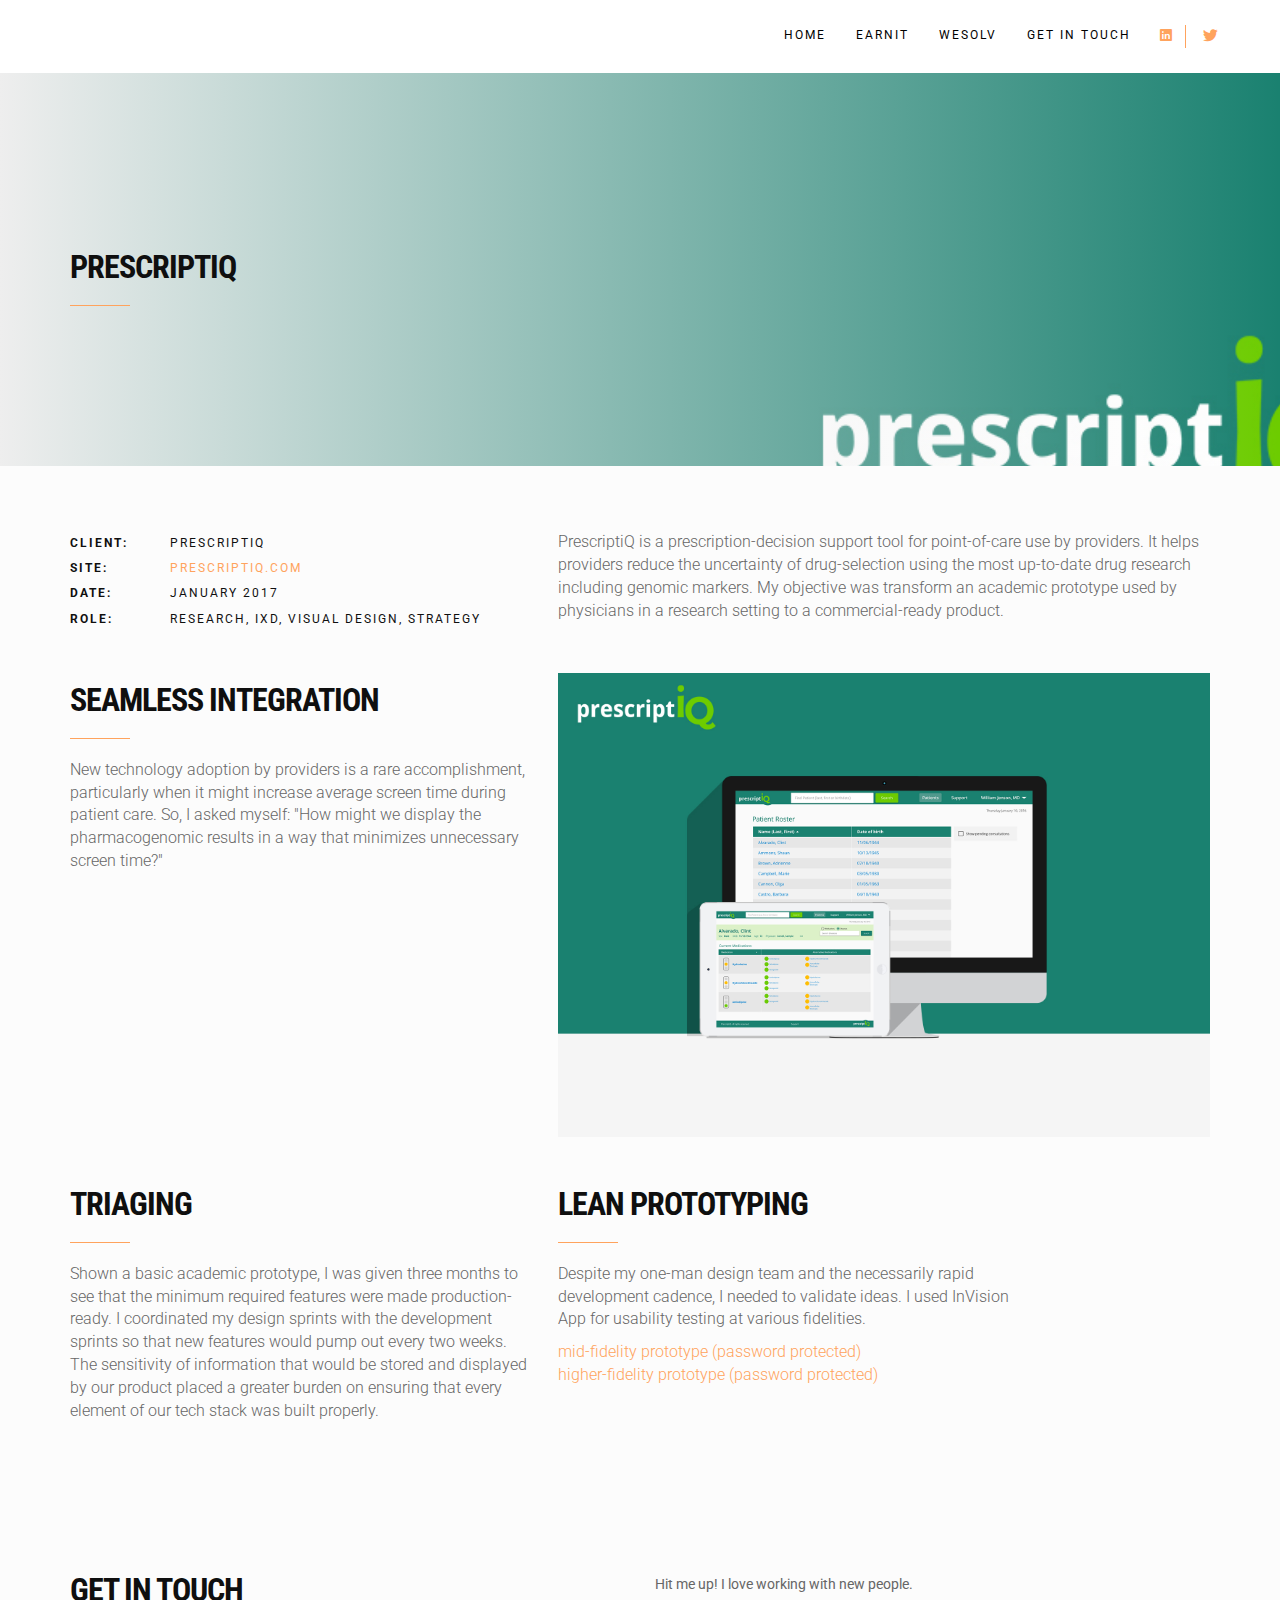
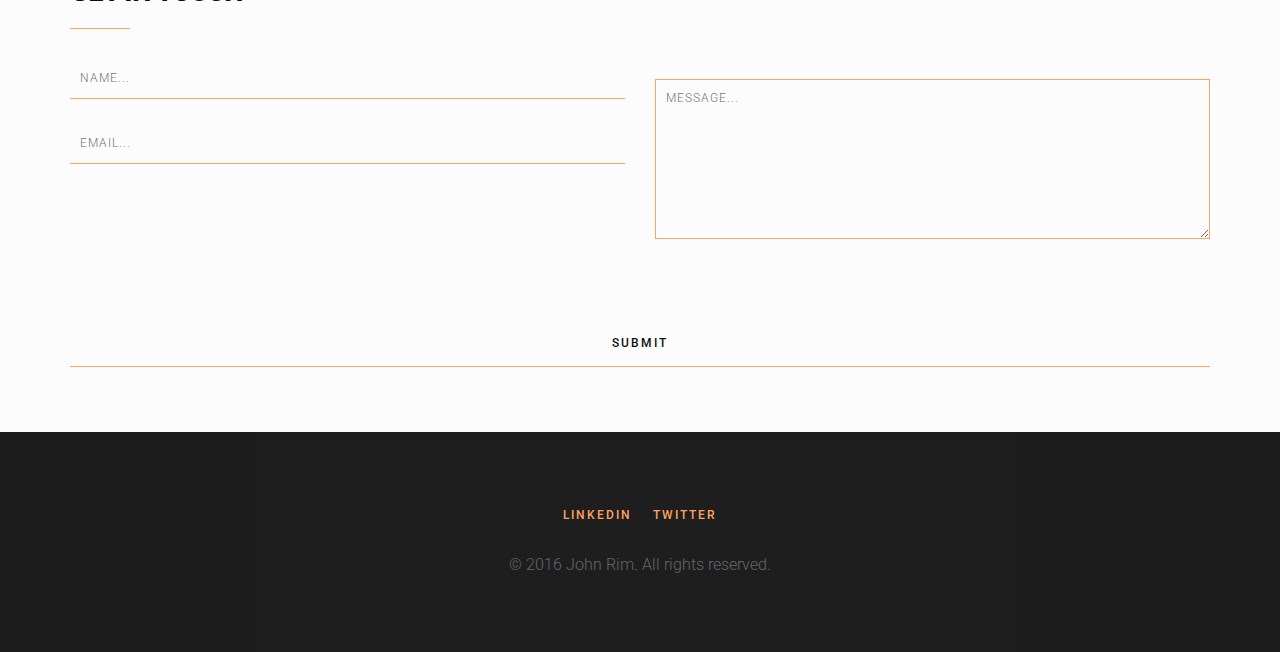
<file: prescriptiq.html>
<!DOCTYPE html>
<html lang="en">
  <head>
    <meta charset="utf-8">
    <meta http-equiv="X-UA-Compatible" content="IE=edge">
    <meta name="viewport" content="width=device-width, initial-scale=1">
    
    <title>John Phillip Rim</title>
    
    <meta name="description" content="CONCEPT - Minimal Portfolio Template">
    <meta name="keywords" content="portfolio, John Phillip Rim, UX designer,">
    <meta name="author" content="John Phillip Rim">
    
    <!-- Favicons -->
    <link rel="shortcut icon" href="img/favicon.png">
    <link rel="apple-touch-icon" sizes="57x57" href="img/apple-touch-icon-57x57.png">
    <link rel="apple-touch-icon" sizes="72x72" href="img/apple-touch-icon-72x72.png">
    <link rel="apple-touch-icon" sizes="114x114" href="img/apple-touch-icon-114x114.png">
    
    <!-- Google Web Fonts -->
    <link href='http://fonts.googleapis.com/css?family=Roboto:500,900,100,300,700,400' rel='stylesheet' type='text/css'>
    <link href='http://fonts.googleapis.com/css?family=Roboto+Condensed:700,300,400' rel='stylesheet' type='text/css'>
    
    <!-- Bootstrap CSS -->
    <link href="css/bootstrap.min.css" rel="stylesheet">
    
    <!-- CSS Files For Plugin -->
    <link href="css/animate.css" rel="stylesheet">
    <link href="css/ionicons.css" rel="stylesheet">
    <link href="css/superslides.css" rel="stylesheet">
    <link href="css/owl.carousel.css" rel="stylesheet">
    
    <!-- Custom CSS -->
    <link href="css/style.css" rel="stylesheet">
    <link href="css/responsive.css" rel="stylesheet">
    
    <!-- HTML5 shim and Respond.js for IE8 support of HTML5 elements and media queries -->
    <!-- WARNING: Respond.js doesn't work if you view the page via file:// -->
    <!--[if lt IE 9]>
      <script src="https://oss.maxcdn.com/html5shiv/3.7.2/html5shiv.min.js"></script>
      <script src="https://oss.maxcdn.com/respond/1.4.2/respond.min.js"></script>
    <![endif]-->
  </head>
  <body data-spy="scroll" data-target=".navbar-default" data-offset="100">
    
    
    <!-- Preloader -->
    <div id="preloader">
        <div id="spinner"></div>
    </div>
    <!-- End Preloader-->
    
    <!-- Start Navigation -->
    <header>
        <nav class="navbar navbar-default navbar-fixed-top" role="navigation">
            <div class="container-fluid">
                <!-- Brand and toggle get grouped for better mobile display -->
                <div class="navbar-header">
                    <button type="button" class="navbar-toggle" data-toggle="collapse" data-target="#navbar-collapse">
                        <span class="sr-only">Toggle navigation</span>
                        <span class="icon-bar"></span>
                        <span class="icon-bar"></span>
                        <span class="icon-bar"></span>
                    </button>
                    <a class="navbar-brand" href="index.html"><!-- <img src="img/logo.svg" alt="johnphilliprim"> --></a>
                </div>
                <!-- Social Icons -->
                <div class="header-social hidden-sm hidden-xs">
                    <ul class="social-icons list-inline">
                        <li><a href="https://www.linkedin.com/in/johnrim" target="_blank"><i class="ion-social-linkedin"></i></a></li>
                        <li><a href="https://twitter.com/johnphilliprim" target="_blank"><i class="ion-social-twitter"></i></a></li>
                        <!-- <li><a href="#"><i class="ion-social-googleplus"></i></a></li> -->
                    </ul>
                </div>
                <!-- Collect the nav links, forms, and other content for toggling -->
                <div class="collapse navbar-collapse navbar-right" id="navbar-collapse">
                    <ul class="nav navbar-nav">
                        <li><a href="index.html">Home</a></li>
                        <li><a href="earnit.html">EarnIt</a></li>
                        <li><a href="wesolve.html">WeSolv</a></li>
                        <!-- <li><a data-scroll href="#team">Team</a></li> -->
                        <li><a data-scroll href="#contact">Get in touch</a></li>
                        <!-- <li><a href="pages.html">Pages</a></li> -->
                    </ul>
                </div>
            </div>
        </nav>
    </header>
    <!-- End Navigation -->
    
    <!-- Single Work Head -->
    <section id="head-single-work" class="section-hero bg-single-work" style="background-image:url(img/prescriptiq/prescriptiq_hero.jpg);" data-stellar-background-ratio="0.5">
        <div class="overlay-grad-light"></div><!-- Overlay Gradient Light -->
        <div class="container">
            <!-- Section Work Title -->
            <div class="row m-top-100">
                <div class="col-md-6">
                    <h3>PrescriptiQ</h3>
                    <div class="divider"></div>
                </div>
            </div>
            <!-- Section Work Title -->
        </div>
    </section>
    <!-- End Single Work Head -->
    
    <!-- Start Single Work -->
    <section id="single-work" class="section">
        <div class="container">
            <div class="row">
                <div class="col-sm-5">
                    <!-- Work Detail -->
                    <div class="work-detail">
                        <p><strong>Client:</strong>PrescriptiQ</p>
                        <p><strong>Site:</strong><a href="http://www.prescriptiq.com" target="_blank">prescriptiq.com</a></p>
                        <p><strong>Date:</strong>January 2017</p>
                        <p><strong>Role:</strong>Research, IxD, Visual Design, Strategy</p>
                    </div>
                    <!-- End Work Detail -->
                </div>
                <div class="col-sm-7">
                    <p>PrescriptiQ is a prescription-decision support tool for point-of-care use by providers. It helps providers reduce the uncertainty of drug-selection using the most up-to-date drug research including genomic markers. My objective was transform an academic prototype used by physicians in a research setting to a commercial-ready product.</p>
                </div>
            </div>
            <!-- Work Presentation 1 -->
<!--             <div class="row m-top-40">
                <div class="col-md-12 wow fadeInUp">
                    <img class="img-responsive" src="img/earnit/planning.jpg" alt="">
                </div>
            </div> -->
            <!-- Work Presentation 2 -->
            <div class="row m-top-40">
                <div class="col-sm-5 wow fadeInUp">
                    <h3>Seamless integration</h3>
                    <div class="divider"></div>
                    <p>New technology adoption by providers is a rare accomplishment, particularly when it might increase  average screen time during patient care. So, I asked myself: "How might we display the pharmacogenomic results in a way that minimizes unnecessary screen time?"</p>
                </div>

                <div class="col-sm-7 wow fadeInUp">
                    <img class="img-responsive" src="img/prescriptiq/PrescriptiQ_snapshot.jpg" alt="">
                </div>
            </div>
            <div class="row m-top-40">
                  <div class="col-sm-5 wow fadeInUp">
                    <h3>Triaging</h3>
                    <div class="divider"></div>
                    <p>Shown a basic academic prototype, I was given three months to see that the minimum required features were made production-ready. I coordinated my design sprints with the development sprints so that new features would pump out every two weeks. The sensitivity of information that would be stored and displayed by our product placed a greater burden on ensuring that every element of our tech stack was built properly.</p>
                </div>
                <div class="col-sm-5 wow fadeInUp">
                    <h3>Lean Prototyping</h3>
                    <div class="divider"></div>
                    <p>Despite my one-man design team and the necessarily rapid development cadence, I needed to validate ideas. I used InVision App for usability testing at various fidelities.</p>
                    <a href="https://invis.io/KBA8QQ8QU" target="_blank">mid-fidelity prototype (password protected)</a><br>
                    <a href="https://invis.io/6ZAKZGN4J" target="_blank">higher-fidelity prototype (password protected)</a>
                </div>   
            </div>   
        </div>
    </section>
    <!-- End Single Work -->
    <section class="section">
        <div id="contact" class="container">
            <!-- Section Title -->
            <div class="row">
                <div class="col-md-6">
                    <h3>Get in touch</h3>
                    <div class="divider"></div>
                </div>
                <div class="col-md-6">
                    <h6>Hit me up! I love working with new people.</h6>
                </div>
            </div>
            <!-- Section Title -->
            <div class="row">
                <div class="col-md-12 wow fadeInUp">
                    <div id="form-wrapper">
                        <div id="form-inner">
                            <div id="err-result"><!-- retrive error here --></div>
                            <div id="main-result"><!-- retrive response here --></div>
                            <div id="main-content">
                                <div class="row">
                                    <!-- Contact Form -->
                                    <form id="my-contact-form" name="my-contact-form" method="post">      
                                        <fieldset id="contact-form">
                                            <div class="col-md-6">
                                                <label for="name" id="nameIN">
                                                    <input type="text" name="name" id="name" placeholder="Name...">
                                                    <span class="error">Name Field Required</span>
                                                </label>
                                                <label for="email" id="emailIN">
                                                    <input type="email" name="email" id="email" placeholder="Email...">
                                                    <span class="error">Email Field Required</span>
                                                </label>
                                                <!-- <label for="phone" id="phoneIN">
                                                    <input type="text" name="phone" id="phone" placeholder="Telephone...">
                                                    <span class="error">Telephone Field Required</span>
                                                </label> -->
                                            </div>
                                            <div class="col-md-6">
                                                <label for="message" id="messageIN">
                                                    <textarea name="message" id="message" placeholder="Message..."></textarea>
                                                    <span class="error">Message Field Required</span>
                                                </label>
                                            </div>
                                            <div class="col-md-12">
                                                <a href="#" class="contact-btn">Submit</a>
                                            </div>
                                        </fieldset>
                                    </form>
                                    <!-- End Contact Form -->
                                </div>
                            </div><!-- end main-content -->
                        </div><!-- end form-inner -->
                    </div><!-- end form-wrapper -->  
                </div>
            </div>                        
        </div>
    </section>
    <!-- Footer -->
    <footer id="footer" class="section bg-footer" data-stellar-background-ratio="0.5">
        <div class="overlay-dark"></div><!-- Overlay Dark -->
        <div class="container">
            <div class="row">
                <div class="col-md-12">
                    <!-- Socials Link -->
                    <ul class="footer-social list-inline">
                        <li><a href="https://www.linkedin.com/in/johnrim" target="_blank">Linkedin</a></li>
                        <!-- <li><a href="#">Behance</a></li> -->
                        <!-- <li><a href="#">Dribbble</a></li> -->
                        <!-- <li><a href="#">Facebook</a></li> -->
                        <!-- <li><a href="#">Pinterest</a></li> -->
                        <li><a href="https://www.twitter.com/johnphilliprim" target="blank">Twitter</a></li>
                    </ul>
                    <!-- End Socials Link -->
                </div>
            </div>
            <div class="row m-top-20">
                <div class="col-md-12 text-center">
                    <p>&copy; 2016 John Rim. All rights reserved.</p>
                </div>
            </div>
        </div>
    </footer>
    <!-- End footer -->
    
    
    <!-- jQuery -->
    <script src="js/jquery.min.js"></script>
    
    <!-- Bootstrap -->
    <script src="js/bootstrap.min.js"></script>
    
    <!-- Components Plugin -->
    <script type="text/javascript" src="http://maps.google.com/maps/api/js?sensor=false"></script>
    <script src="js/jquery.easing.1.3.js"></script>
    <script src="js/smooth-scroll.js"></script>
    <script src="js/jquery.animate-enhanced.min.js"></script>
    <script src="js/jquery.touchSwipe.js"></script>
    <script src="js/jquery.superslides.js"></script>
    <script src="js/salvattore.min.js"></script>
    <script src="js/owl.carousel.js"></script>
    <script src="js/jquery.appear.js"></script>
    <script src="js/jquery.countTo.js"></script>
    <script src="js/jquery.stellar.min.js"></script>
    <script src="js/wow.min.js"></script>
    <script src="js/contact.js"></script>
    
    <!-- Custom Plugin -->
    <script src="js/custom.js"></script>
    
  </body>
</html>
</file>
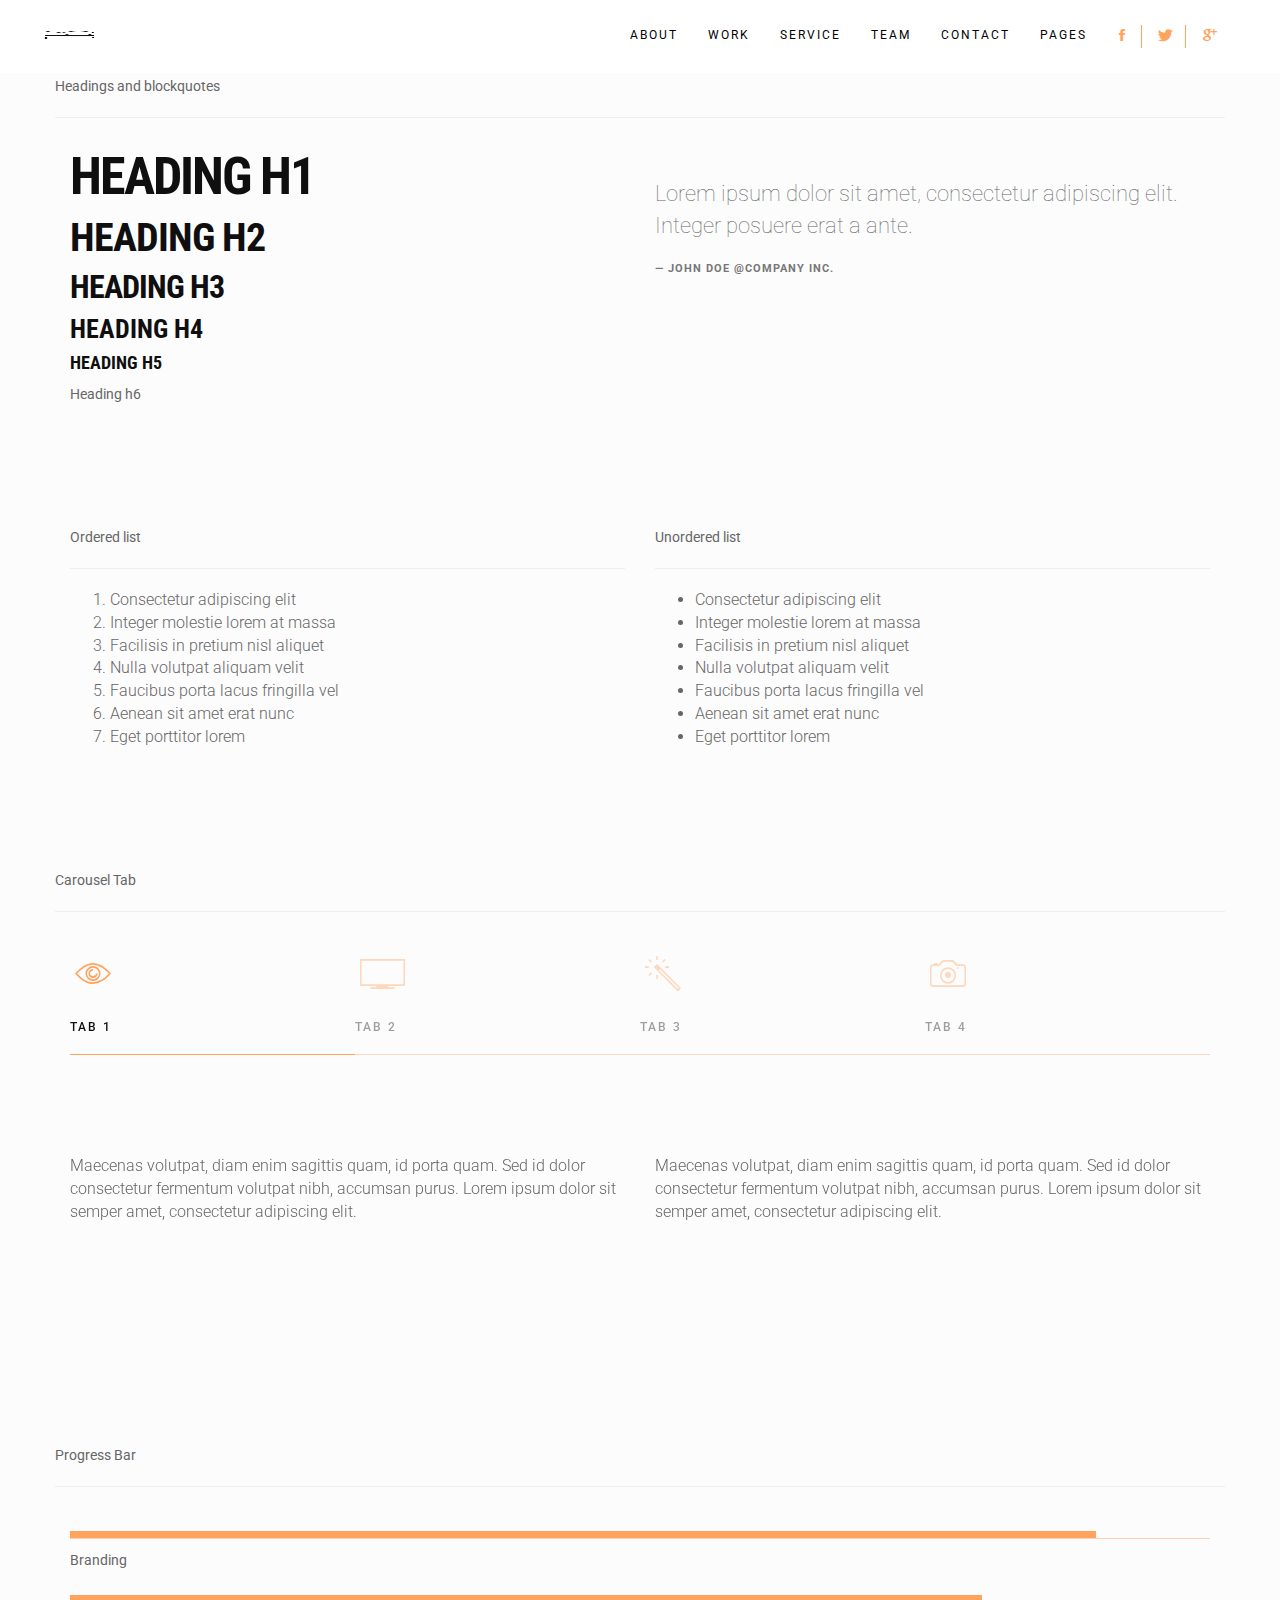
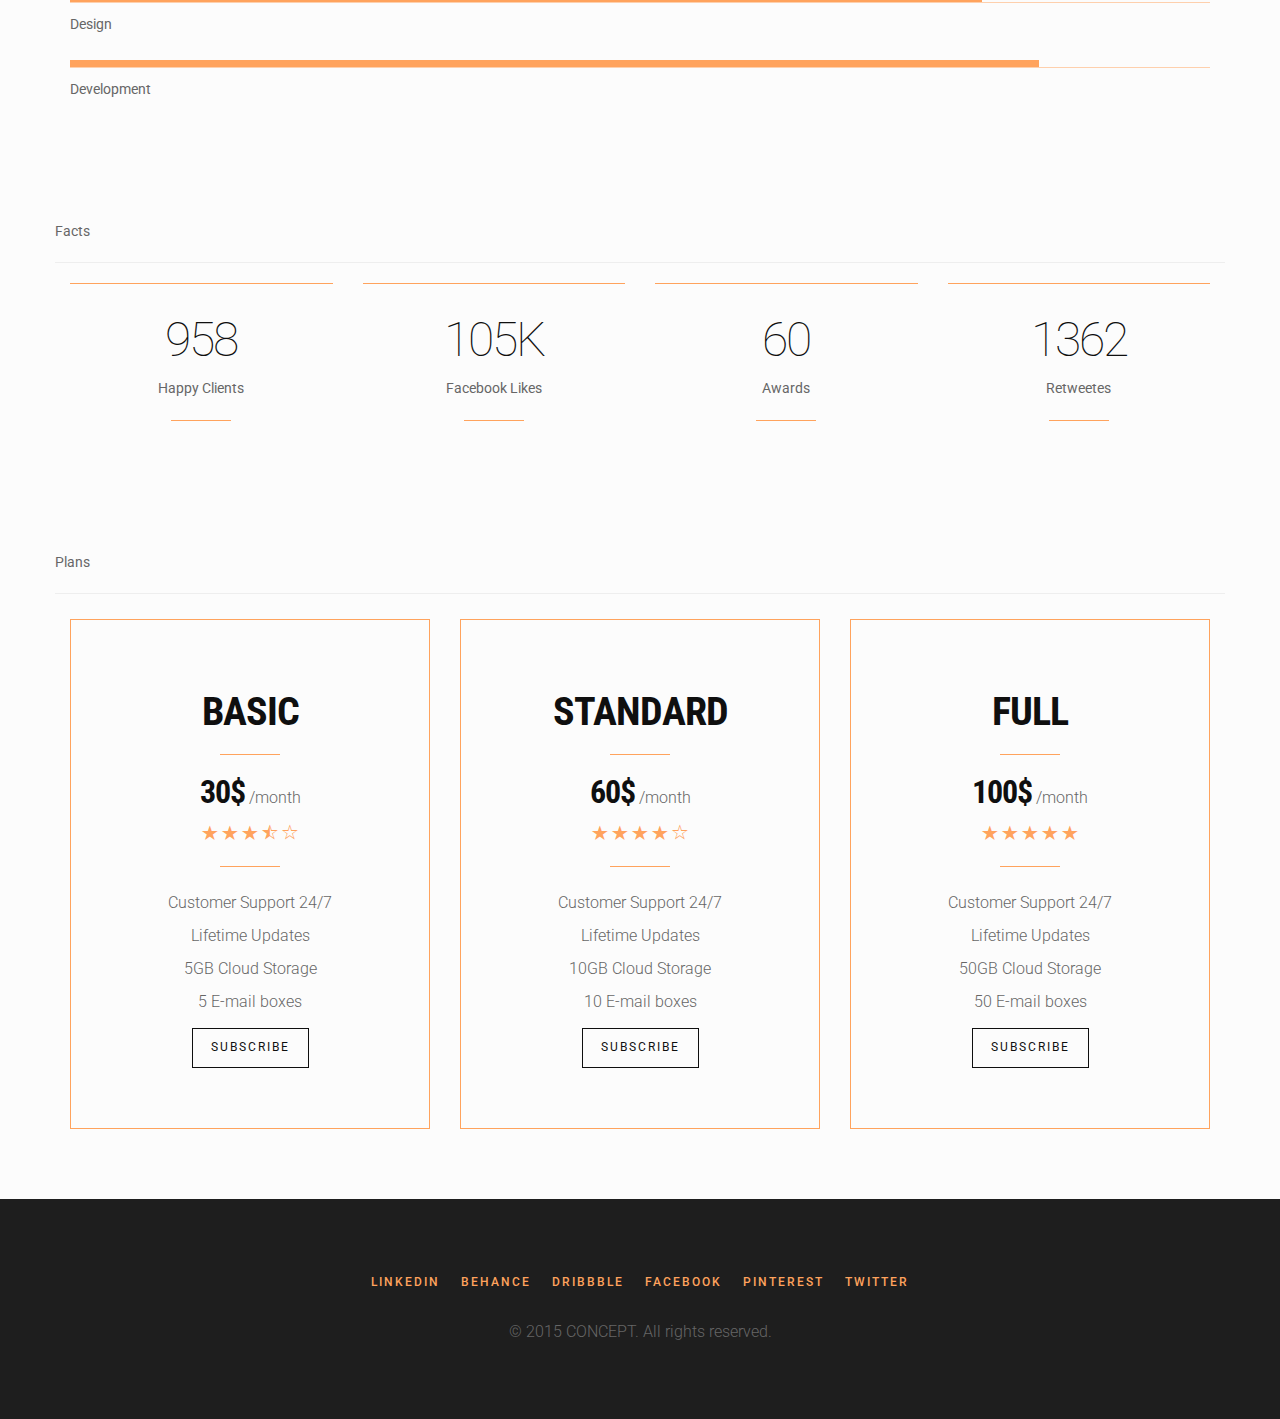
<file: shortcodes.html>
<!DOCTYPE html>
<html lang="en">
  <head>
    <meta charset="utf-8">
    <meta http-equiv="X-UA-Compatible" content="IE=edge">
    <meta name="viewport" content="width=device-width, initial-scale=1">
    
    <title>CONCEPT</title>
    
    <meta name="description" content="CONCEPT - Minimal Portfolio Template">
    <meta name="keywords" content="">
    <meta name="author" content="">
    
    <!-- Favicons -->
    <link rel="shortcut icon" href="img/favicon.png">
    <link rel="apple-touch-icon" sizes="57x57" href="img/apple-touch-icon-57x57.png">
    <link rel="apple-touch-icon" sizes="72x72" href="img/apple-touch-icon-72x72.png">
    <link rel="apple-touch-icon" sizes="114x114" href="img/apple-touch-icon-114x114.png">
    
    <!-- Google Web Fonts -->
    <link href='http://fonts.googleapis.com/css?family=Roboto:500,900,100,300,700,400' rel='stylesheet' type='text/css'>
    <link href='http://fonts.googleapis.com/css?family=Roboto+Condensed:700,300,400' rel='stylesheet' type='text/css'>
    
    <!-- Bootstrap CSS -->
    <link href="css/bootstrap.min.css" rel="stylesheet">
    
    <!-- CSS Files For Plugin -->
    <link href="css/animate.css" rel="stylesheet">
    <link href="css/ionicons.css" rel="stylesheet">
    <link href="css/superslides.css" rel="stylesheet">
    <link href="css/owl.carousel.css" rel="stylesheet">
    
    <!-- Custom CSS -->
    <link href="css/style.css" rel="stylesheet">
    <link href="css/responsive.css" rel="stylesheet">
    
    <!-- HTML5 shim and Respond.js for IE8 support of HTML5 elements and media queries -->
    <!-- WARNING: Respond.js doesn't work if you view the page via file:// -->
    <!--[if lt IE 9]>
      <script src="https://oss.maxcdn.com/html5shiv/3.7.2/html5shiv.min.js"></script>
      <script src="https://oss.maxcdn.com/respond/1.4.2/respond.min.js"></script>
    <![endif]-->
  </head>
  <body data-spy="scroll" data-target=".navbar-default" data-offset="100">
    
    
    <!-- Preloader -->
    <div id="preloader">
        <div id="spinner"></div>
    </div>
    <!-- End Preloader-->
    
    <!-- Start Navigation -->
    <header>
        <nav class="navbar navbar-default navbar-fixed-top" role="navigation">
            <div class="container-fluid">
                <!-- Brand and toggle get grouped for better mobile display -->
                <div class="navbar-header">
                    <button type="button" class="navbar-toggle" data-toggle="collapse" data-target="#navbar-collapse">
                        <span class="sr-only">Toggle navigation</span>
                        <span class="icon-bar"></span>
                        <span class="icon-bar"></span>
                        <span class="icon-bar"></span>
                    </button>
                    <a class="navbar-brand" href="index.html"><img src="img/logo.png" alt="CONCEPT"></a>
                </div>
                <!-- Social Icons -->
                <div class="header-social hidden-sm hidden-xs">
                    <ul class="social-icons list-inline">
                        <li><a href="#"><i class="ion-social-facebook"></i></a></li>
                        <li><a href="#"><i class="ion-social-twitter"></i></a></li>
                        <li><a href="#"><i class="ion-social-googleplus"></i></a></li>
                    </ul>
                </div>
                <!-- Collect the nav links, forms, and other content for toggling -->
                <div class="collapse navbar-collapse navbar-right" id="navbar-collapse">
                    <ul class="nav navbar-nav">
                        <li><a href="index.html#about">About</a></li>
                        <li><a href="index.html#project">Work</a></li>
                        <li><a href="index.html#service">Service</a></li>
                        <li><a href="index.html#team">Team</a></li>
                        <li><a href="index.html#contact">Contact</a></li>
                        <li><a href="pages.html">Pages</a></li>
                    </ul>
                </div>
            </div>
        </nav>
    </header>
    <!-- End Navigation -->
    
    <!-- Features -->
    <section id="shortcodes" class="section">
        <div class="container">
            <div class="row">
                <h6>Headings and blockquotes</h6>
                <hr>
                <div class="col-md-6 wow fadeInUp">
                    <h1>Heading h1</h1>
                    <h2>Heading h2</h2>
                    <h3>Heading h3</h3>
                    <h4>Heading h4</h4>
                    <h5>Heading h5</h5>
                    <h6>Heading h6</h6>
                </div>
                <div class="col-md-6 wow fadeInUp">
                    <blockquote>
                        <p>Lorem ipsum dolor sit amet, consectetur adipiscing elit. Integer posuere erat a ante.</p>
                        <footer>John Doe @Company Inc.</footer>
                    </blockquote>
                </div>
            </div>
            <div class="row m-top-100">
                <div class="col-sm-6 wow fadeInUp">
                    <h6>Ordered list</h6>
                    <hr>
                    <ol>
                        <li>Consectetur adipiscing elit</li>
                        <li>Integer molestie lorem at massa</li>
                        <li>Facilisis in pretium nisl aliquet</li>
                        <li>Nulla volutpat aliquam velit</li>
                        <li>Faucibus porta lacus fringilla vel</li>
                        <li>Aenean sit amet erat nunc</li>
                        <li>Eget porttitor lorem</li>
                    </ol>
                </div>
                <div class="col-sm-6 wow fadeInUp">
                    <h6>Unordered list</h6>
                    <hr>
                    <ul>
                        <li>Consectetur adipiscing elit</li>
                        <li>Integer molestie lorem at massa</li>
                        <li>Facilisis in pretium nisl aliquet</li>
                        <li>Nulla volutpat aliquam velit</li>
                        <li>Faucibus porta lacus fringilla vel</li>
                        <li>Aenean sit amet erat nunc</li>
                        <li>Eget porttitor lorem</li>
                    </ul>
                </div>
            </div>    
            <div class="row m-top-100">
                <h6>Carousel Tab</h6>
                <hr>
                <div class="col-md-12 wow fadeInUp">
                    <!-- Carousel Service Nav -->
                    <div id="sync2" class="owl-carousel">
                        <div class="service-item">
                            <i class="ion-ios-eye-outline"></i>
                            <h1>Tab 1</h1>
                        </div>
                        <div class="service-item">
                            <i class="ion-ios-monitor-outline"></i>
                            <h1>Tab 2</h1>
                        </div>
                        <div class="service-item">
                            <i class="ion-ios-color-wand-outline"></i>
                            <h1>Tab 3</h1>
                        </div>
                        <div class="service-item">
                            <i class="ion-ios-camera-outline"></i>
                            <h1>Tab 4</h1>
                        </div>
                    </div>
                    <!-- End Carousel Service Nav -->
                    <!-- Carousel Service Content -->
                    <div id="sync1" class="owl-carousel">
                        <!-- carousel content -->
                        <div class="service-item">
                            <div class="row">
                                <div class="col-md-6">
                                    <p>Maecenas  volutpat, diam enim sagittis quam, id porta quam. Sed id dolor consectetur fermentum volutpat nibh, accumsan purus. Lorem ipsum dolor sit semper amet, consectetur adipiscing elit.</p>
                                </div>
                                <div class="col-md-6">
                                    <p>Maecenas  volutpat, diam enim sagittis quam, id porta quam. Sed id dolor consectetur fermentum volutpat nibh, accumsan purus. Lorem ipsum dolor sit semper amet, consectetur adipiscing elit.</p>
                                </div>
                            </div>
                        </div>
                        <!-- end carousel content -->
                        <!-- carousel content -->
                        <div class="service-item">
                            <div class="row">
                                <div class="col-md-6">
                                    <p>Maecenas  volutpat, diam enim sagittis quam, id porta quam. Sed id dolor consectetur fermentum volutpat nibh, accumsan purus. Lorem ipsum dolor sit semper amet, consectetur adipiscing elit.</p>
                                </div>
                                <div class="col-md-6">
                                    <p>Maecenas  volutpat, diam enim sagittis quam, id porta quam. Sed id dolor consectetur fermentum volutpat nibh, accumsan purus. Lorem ipsum dolor sit semper amet, consectetur adipiscing elit.</p>
                                </div>
                            </div>
                        </div>
                        <!-- end carousel content -->
                        <!-- carousel content -->
                        <div class="service-item">
                            <div class="row">
                                <div class="col-md-6">
                                    <p>Maecenas  volutpat, diam enim sagittis quam, id porta quam. Sed id dolor consectetur fermentum volutpat nibh, accumsan purus. Lorem ipsum dolor sit semper amet, consectetur adipiscing elit.</p>
                                </div>
                                <div class="col-md-6">
                                    <p>Maecenas  volutpat, diam enim sagittis quam, id porta quam. Sed id dolor consectetur fermentum volutpat nibh, accumsan purus. Lorem ipsum dolor sit semper amet, consectetur adipiscing elit.</p>
                                </div>
                            </div>
                        </div>
                        <!-- end carousel content -->
                        <!-- carousel content -->
                        <div class="service-item">
                            <div class="row">
                                <div class="col-md-6">
                                    <p>Maecenas  volutpat, diam enim sagittis quam, id porta quam. Sed id dolor consectetur fermentum volutpat nibh, accumsan purus. Lorem ipsum dolor sit semper amet, consectetur adipiscing elit.</p>
                                </div>
                                <div class="col-md-6">
                                    <p>Maecenas  volutpat, diam enim sagittis quam, id porta quam. Sed id dolor consectetur fermentum volutpat nibh, accumsan purus. Lorem ipsum dolor sit semper amet, consectetur adipiscing elit.</p>
                                </div>
                            </div>
                        </div>
                        <!-- end carousel content -->
                    </div>
                    <!-- End Carousel Service Tab -->
                </div>
            </div>
            <div class="row m-top-100">
                <h6>Progress Bar</h6>
                <hr>
                <div class="col-md-12 progress-bars wow fadeInUp">
                    <!-- progress bar -->
                    <div class="progress">
                        <div class="progress-bar" role="progressbar" aria-valuenow="90" aria-valuemin="0" aria-valuemax="100" style="width: 90%;">
                        </div>
                    </div>
                    <h6>Branding</h6>
                    <!-- end progress bar -->
                    <!-- progress bar -->
                    <div class="progress">
                        <div class="progress-bar" role="progressbar" aria-valuenow="80" aria-valuemin="0" aria-valuemax="100" style="width: 80%;">
                        </div>
                    </div>
                    <h6>Design</h6>
                    <!-- end progress bar -->
                    <!-- progress bar -->
                    <div class="progress">
                        <div class="progress-bar" role="progressbar" aria-valuenow="85" aria-valuemin="0" aria-valuemax="100" style="width: 85%;">
                        </div>
                    </div>
                    <h6>Development</h6>
                    <!-- end progress bar -->
                </div>
            </div>
            
            <div class="row m-top-100">
            <h6>Facts</h6>
            <hr>
                <div class="col-md-3 col-sm-6">
                    <!-- facts box -->
                    <div class="box-count">
                        <h1><span class="countup">958</span></h1>
                        <h6>Happy Clients</h6>
                        <div class="divider-center"></div>
                    </div>
                    <!-- end facts box -->
                </div>
                <div class="col-md-3 col-sm-6">
                    <!-- facts box -->
                    <div class="box-count">
                        <h1><span class="countup">105</span>K</h1>
                        <h6>Facebook Likes</h6>
                        <div class="divider-center"></div>
                    </div>
                  <!-- end facts box -->
                </div>
                <div class="col-md-3 col-sm-6">
                    <!-- facts box -->
                    <div class="box-count">
                        <h1><span class="countup">60</span></h1>
                        <h6>Awards</h6>
                        <div class="divider-center"></div>
                    </div>
                    <!-- end facts box -->
                </div>
                <div class="col-md-3 col-sm-6">
                    <!-- facts box -->
                    <div class="box-count">
                        <h1><span class="countup">1362</span></h1>
                        <h6>Retweetes</h6>
                        <div class="divider-center"></div>
                    </div>
                    <!-- end facts box -->
                </div>
            </div>
            <!-- Plans -->
            <div class="row m-top-100">
                <h6>Plans</h6>
                <hr>
                <div class="col-md-4 col-sm-12 col-xs-12 text-center wow fadeInUp">
                    <!-- table plans -->
                    <div class="table-plans">
                        <div class="subscription-name">
                            <h2>Basic</h2>
                        </div>
                        <div class="divider-center"></div>
                        <div class="subscription-price">
                            <h3>30$</h3><p> /month</p>
                        </div>
                        <div class="rating">
                            <i class="ion-ios-star"></i>
                            <i class="ion-ios-star"></i>
                            <i class="ion-ios-star"></i>
                            <i class="ion-ios-star-half"></i>
                            <i class="ion-ios-star-outline"></i>
                        </div>
                        <div class="divider-center"></div>
                        <div class="subscription-list">
                            <ul>
                                <li>Customer Support 24/7</li>
                                <li>Lifetime Updates</li>
                                <li>5GB Cloud Storage</li>
                                <li>5 E-mail boxes</li>
                            </ul>
                        </div>
                        <a href="#" class="btn btn-main">Subscribe</a>
                    </div>
                    <!-- end table plans -->
                </div>
                <div class="col-md-4 col-sm-12 col-xs-12 text-center wow fadeInUp">
                    <!-- table plans -->
                    <div class="table-plans">
                        <div class="subscription-name">
                            <h2>Standard</h2>
                        </div>
                        <div class="divider-center"></div>
                        <div class="subscription-price">
                            <h3>60$</h3><p> /month</p>
                        </div>
                        <div class="rating">
                            <i class="ion-ios-star"></i>
                            <i class="ion-ios-star"></i>
                            <i class="ion-ios-star"></i>
                            <i class="ion-ios-star"></i>
                            <i class="ion-ios-star-outline"></i>
                        </div>
                        <div class="divider-center"></div>
                        <div class="subscription-list">
                            <ul>
                                <li>Customer Support 24/7</li>
                                <li>Lifetime Updates</li>
                                <li>10GB Cloud Storage</li>
                                <li>10 E-mail boxes</li>
                            </ul>
                        </div>
                        <a href="#" class="btn btn-main">Subscribe</a>
                    </div>
                    <!-- end table plans -->
                </div>
                <div class="col-md-4 col-sm-12 col-xs-12 text-center wow fadeInUp">
                    <!-- table plans -->
                    <div class="table-plans">
                        <div class="subscription-name">
                            <h2>Full</h2>
                        </div>
                        <div class="divider-center"></div>
                        <div class="subscription-price">
                            <h3>100$</h3><p> /month</p>
                        </div>
                        <div class="rating">
                            <i class="ion-ios-star"></i>
                            <i class="ion-ios-star"></i>
                            <i class="ion-ios-star"></i>
                            <i class="ion-ios-star"></i>
                            <i class="ion-ios-star"></i>
                        </div>
                        <div class="divider-center"></div>
                        <div class="subscription-list">
                            <ul>
                                <li>Customer Support 24/7</li>
                                <li>Lifetime Updates</li>
                                <li>50GB Cloud Storage</li>
                                <li>50 E-mail boxes</li>
                            </ul>
                        </div>
                        <a href="#" class="btn btn-main">Subscribe</a>
                    </div>
                    <!-- end table plans -->
                </div>
            </div>
            <!-- End Plans -->
        </div>
    </section>
    <!-- End Features -->
    
    <!-- Footer -->
    <footer id="footer" class="section bg-footer" data-stellar-background-ratio="0.5">
        <div class="overlay-dark"></div><!-- Overlay Dark -->
        <div class="container">
            <div class="row">
                <div class="col-md-12">
                    <!-- Socials Link -->
                    <ul class="footer-social list-inline">
                        <li><a href="#">Linkedin</a></li>
                        <li><a href="#">Behance</a></li>
                        <li><a href="#">Dribbble</a></li>
                        <li><a href="#">Facebook</a></li>
                        <li><a href="#">Pinterest</a></li>
                        <li><a href="#">Twitter</a></li>
                    </ul>
                    <!-- End Socials Link -->
                </div>
            </div>
            <div class="row m-top-20">
                <div class="col-md-12 text-center">
                    <p>&copy; 2015 CONCEPT. All rights reserved.</p>
                </div>
            </div>
        </div>
    </footer>
    <!-- End footer -->
    
    <!-- jQuery -->
    <script src="js/jquery.min.js"></script>
    
    <!-- Bootstrap -->
    <script src="js/bootstrap.min.js"></script>
    
    <!-- Components Plugin -->
    <script type="text/javascript" src="http://maps.google.com/maps/api/js?sensor=false"></script>
    <script src="js/jquery.easing.1.3.js"></script>
    <script src="js/smooth-scroll.js"></script>
    <script src="js/jquery.animate-enhanced.min.js"></script>
    <script src="js/jquery.touchSwipe.js"></script>
    <script src="js/jquery.superslides.js"></script>
    <script src="js/salvattore.min.js"></script>
    <script src="js/owl.carousel.js"></script>
    <script src="js/jquery.appear.js"></script>
    <script src="js/jquery.countTo.js"></script>
    <script src="js/jquery.stellar.min.js"></script>
    <script src="js/wow.min.js"></script>
    <script src="js/contact.js"></script>
    
    <!-- Custom Plugin -->
    <script src="js/custom.js"></script>
    
  </body>
</html>
</file>
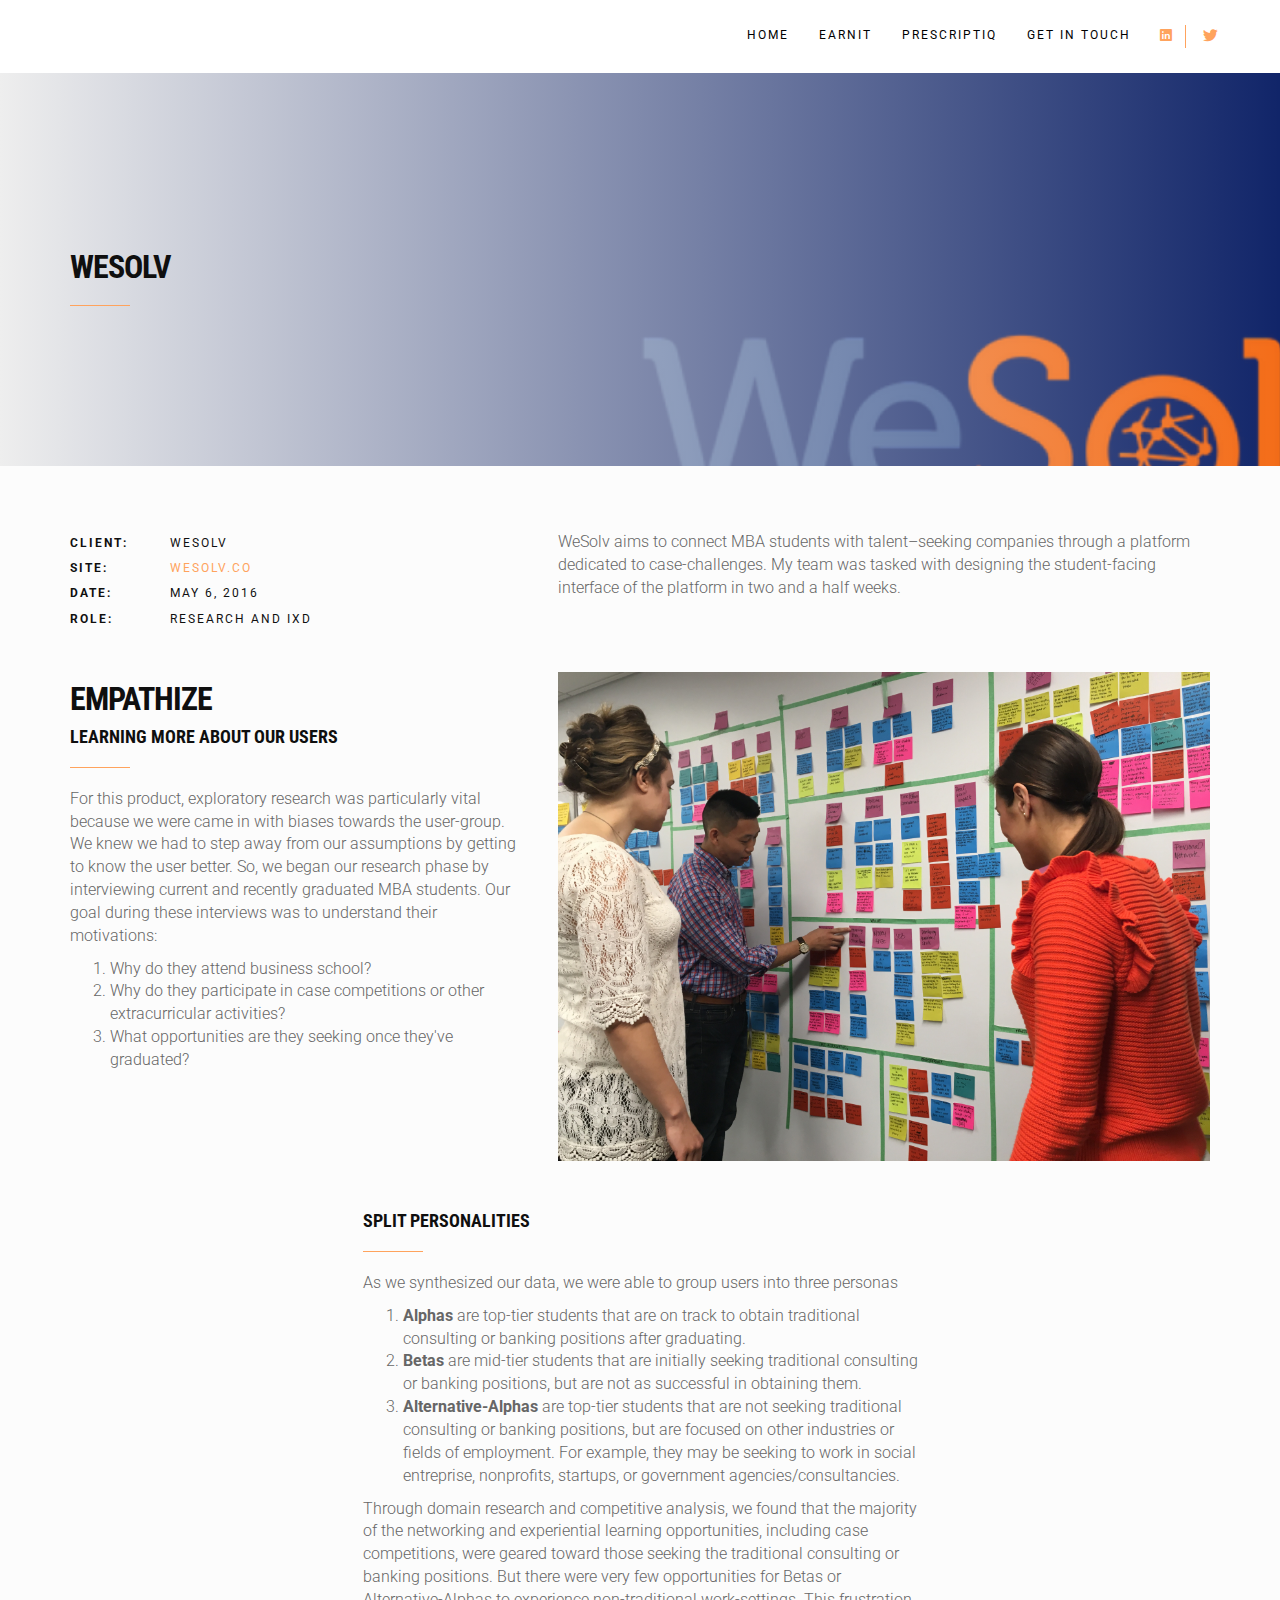
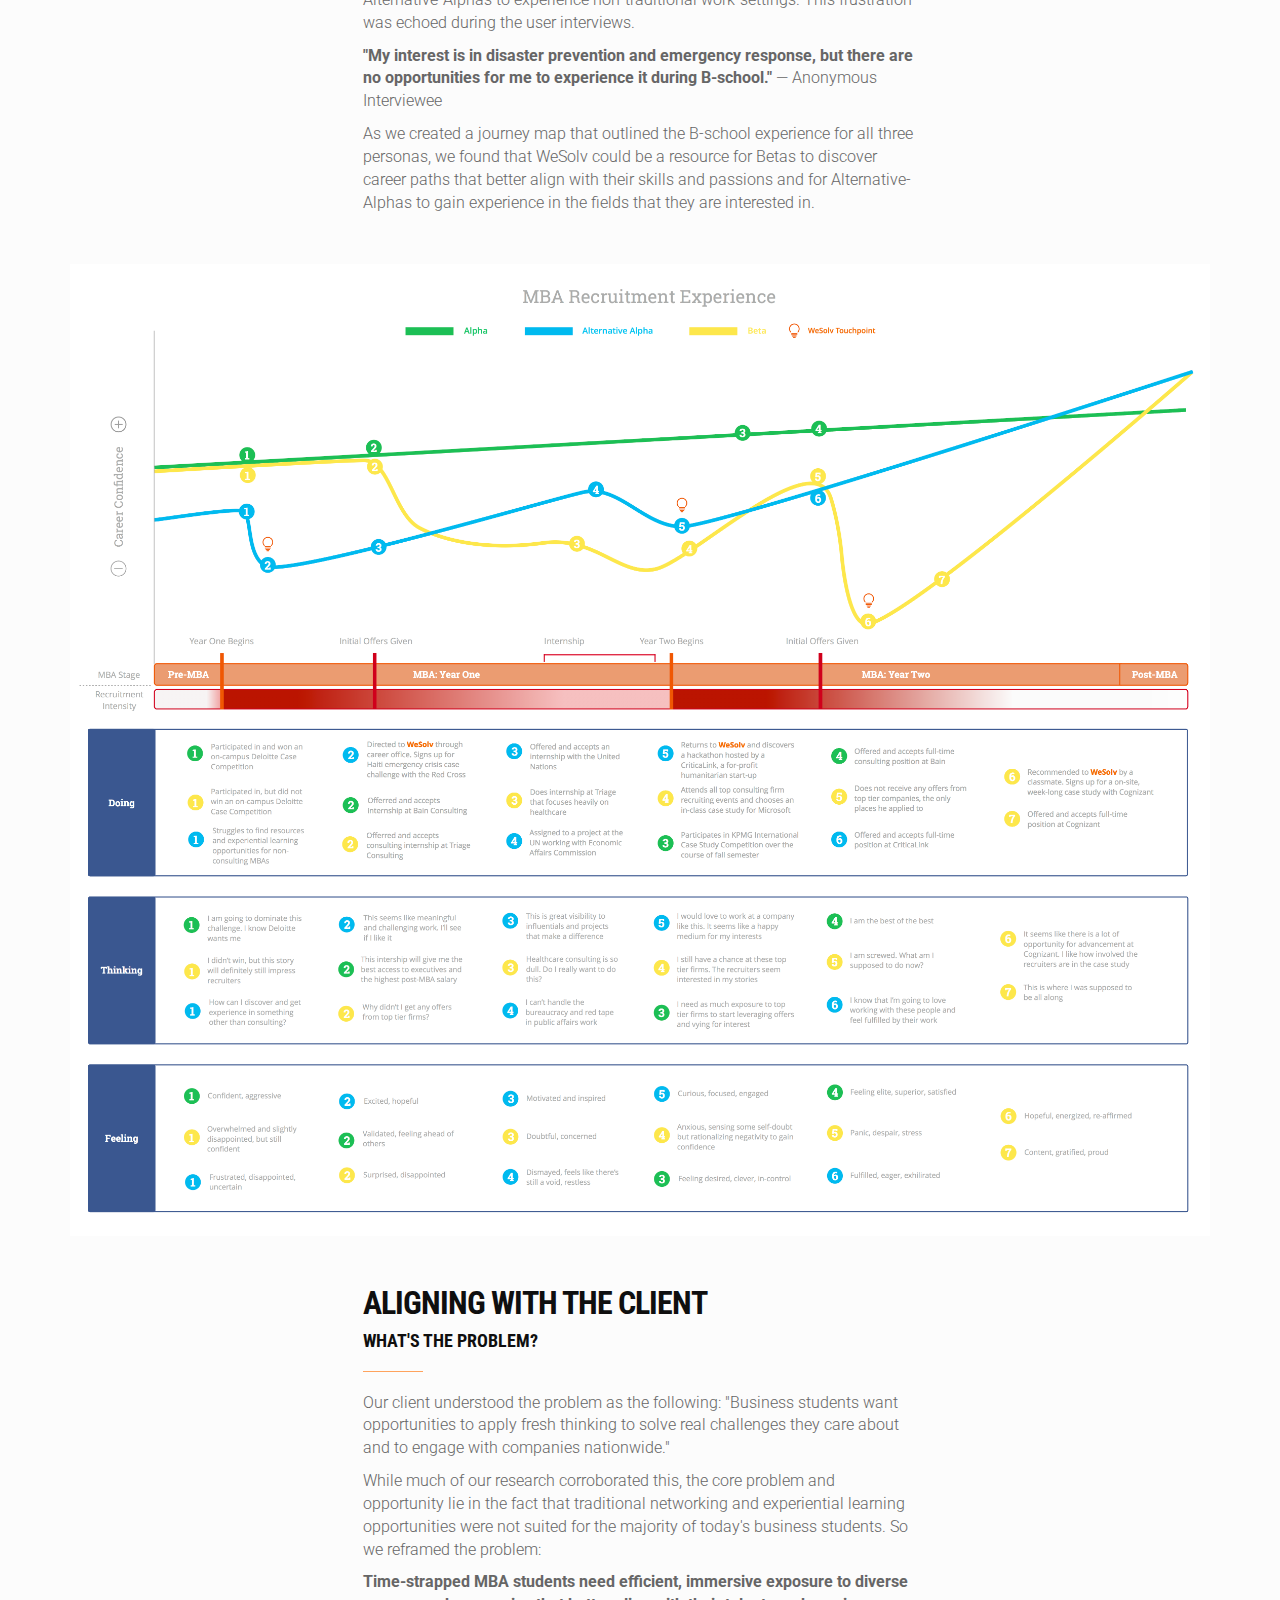
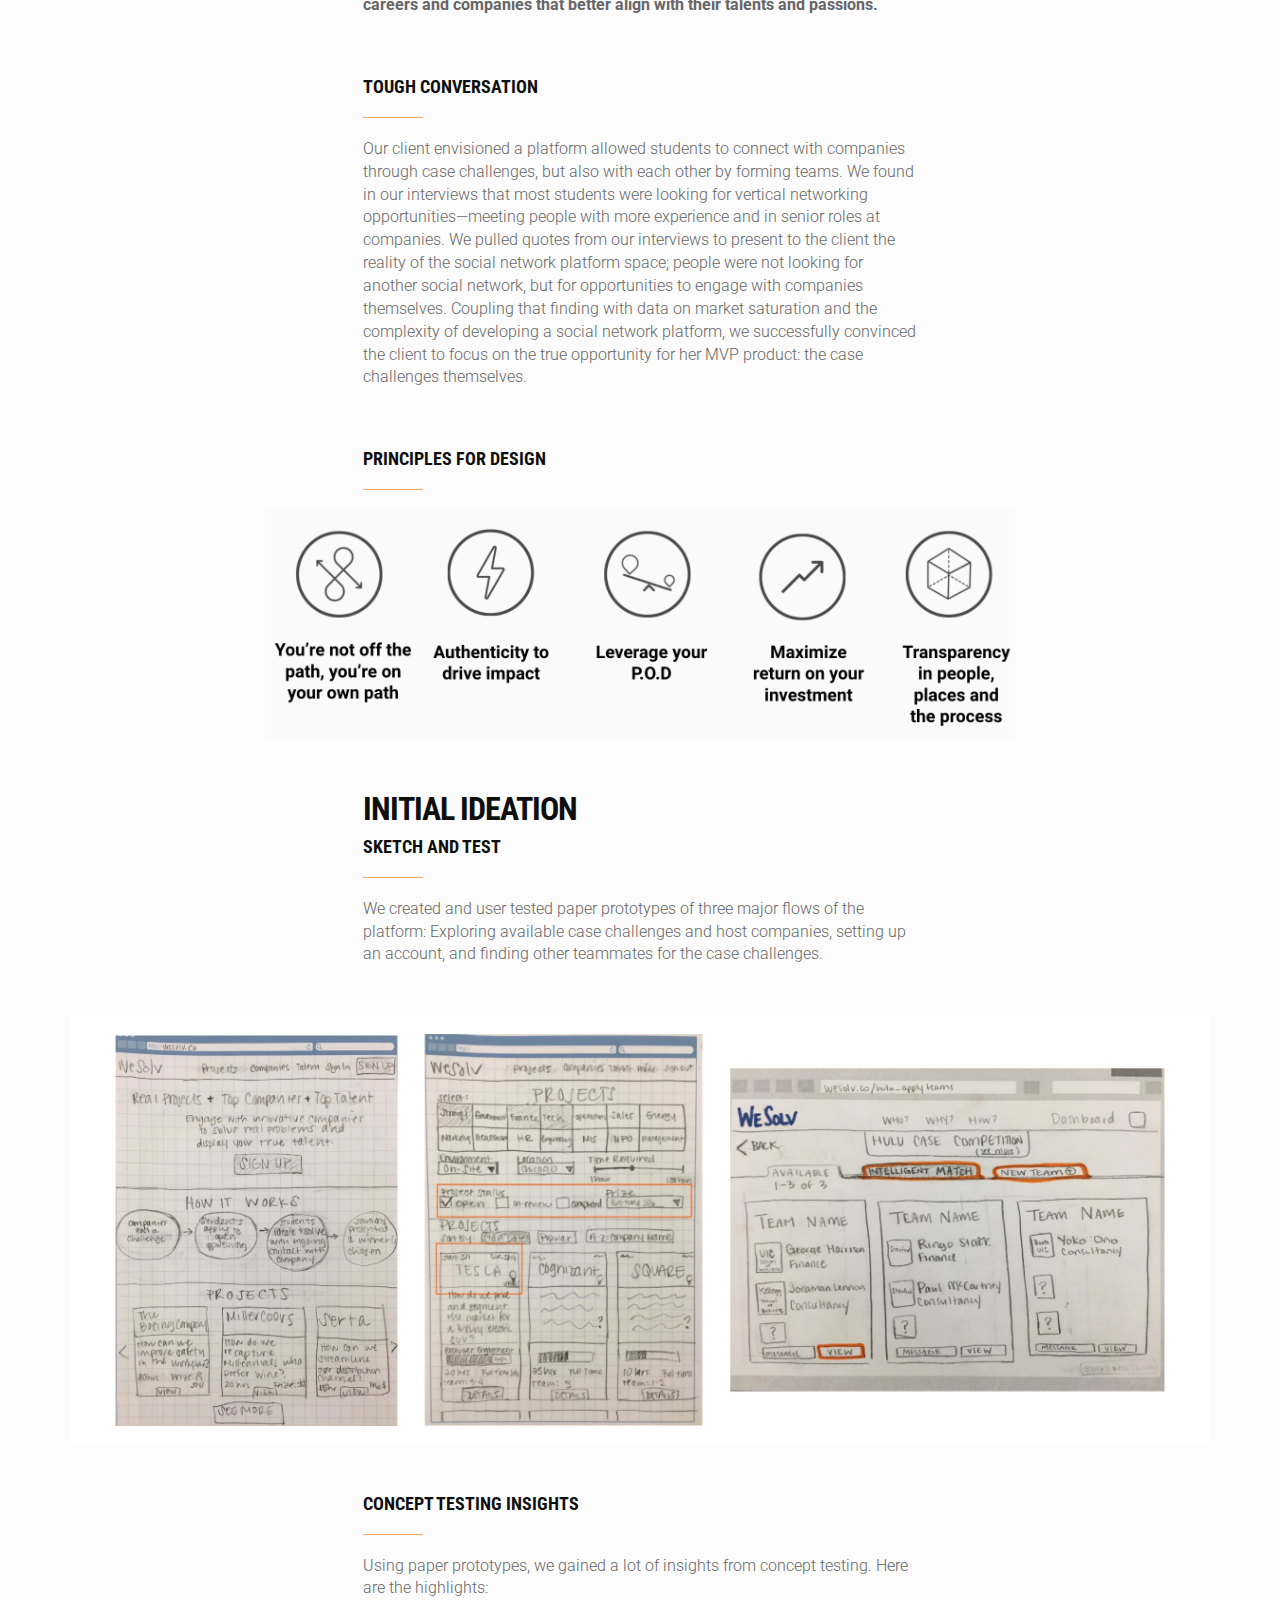
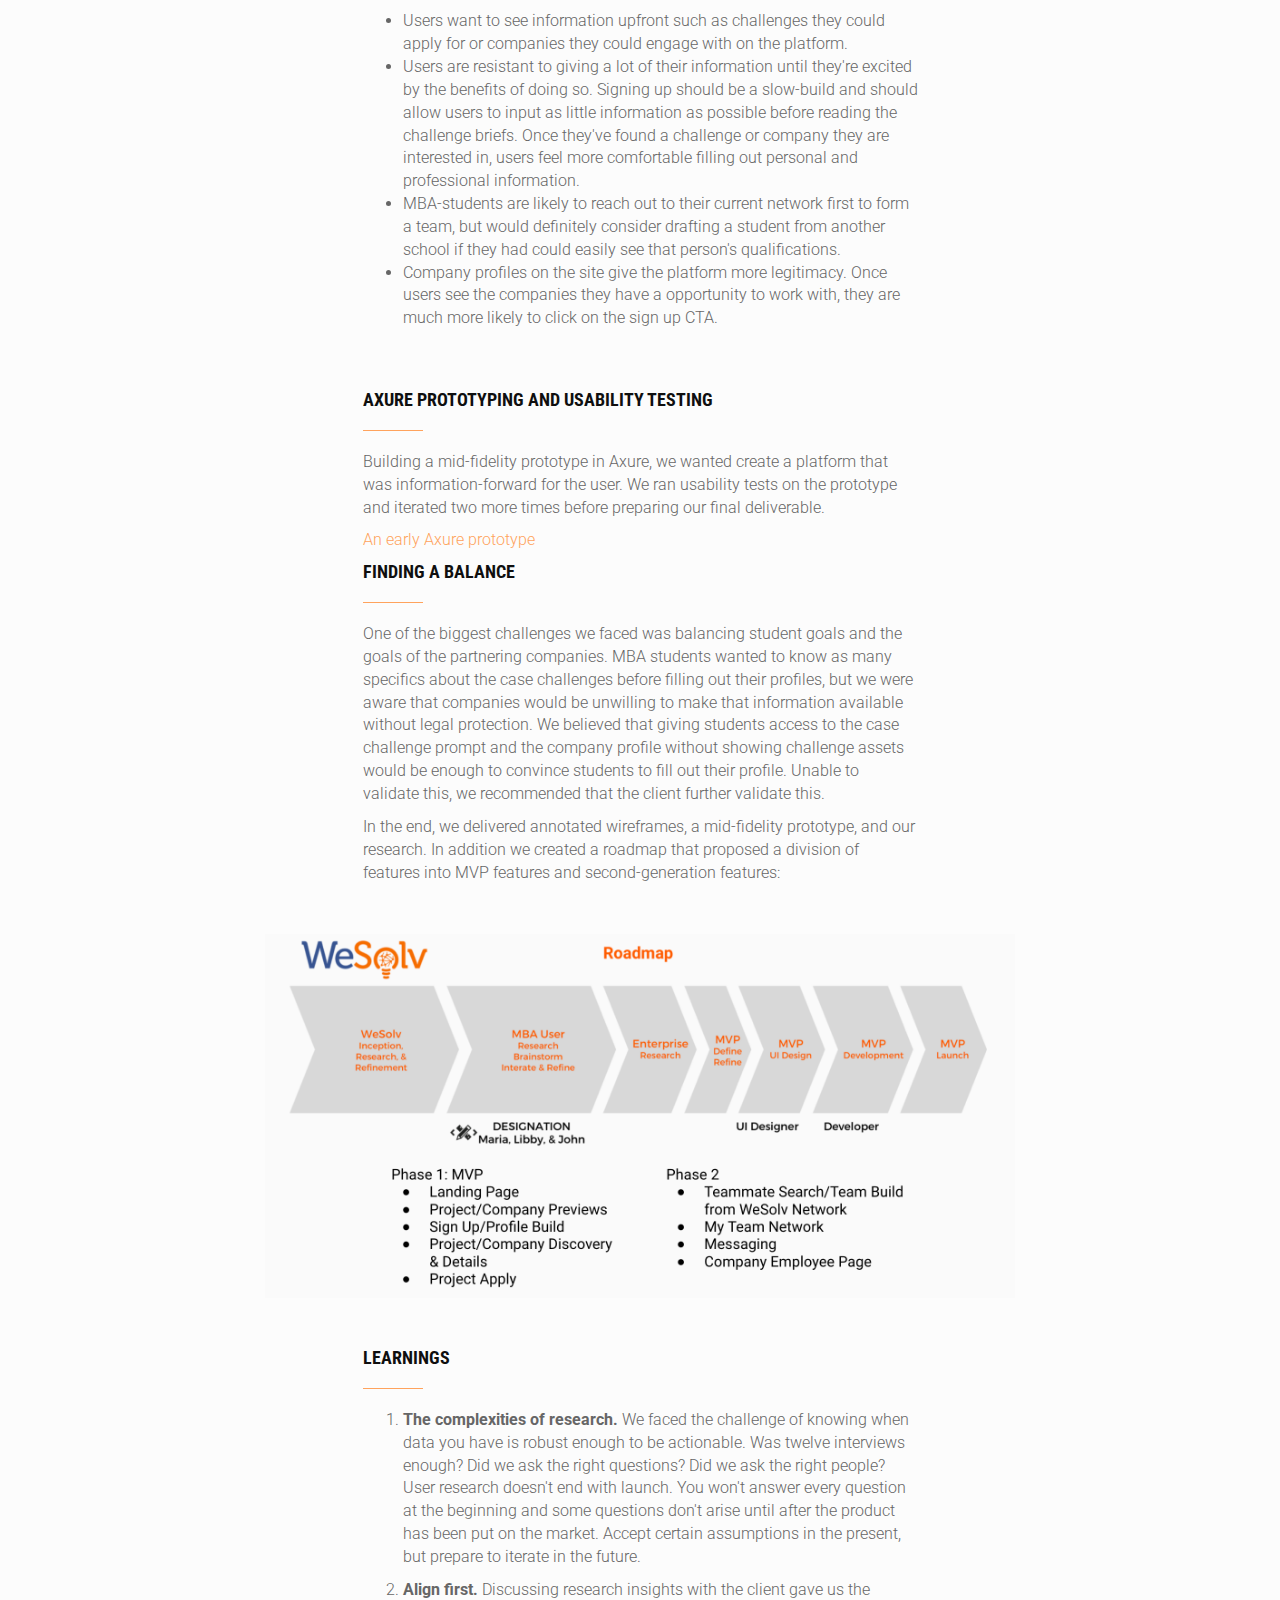
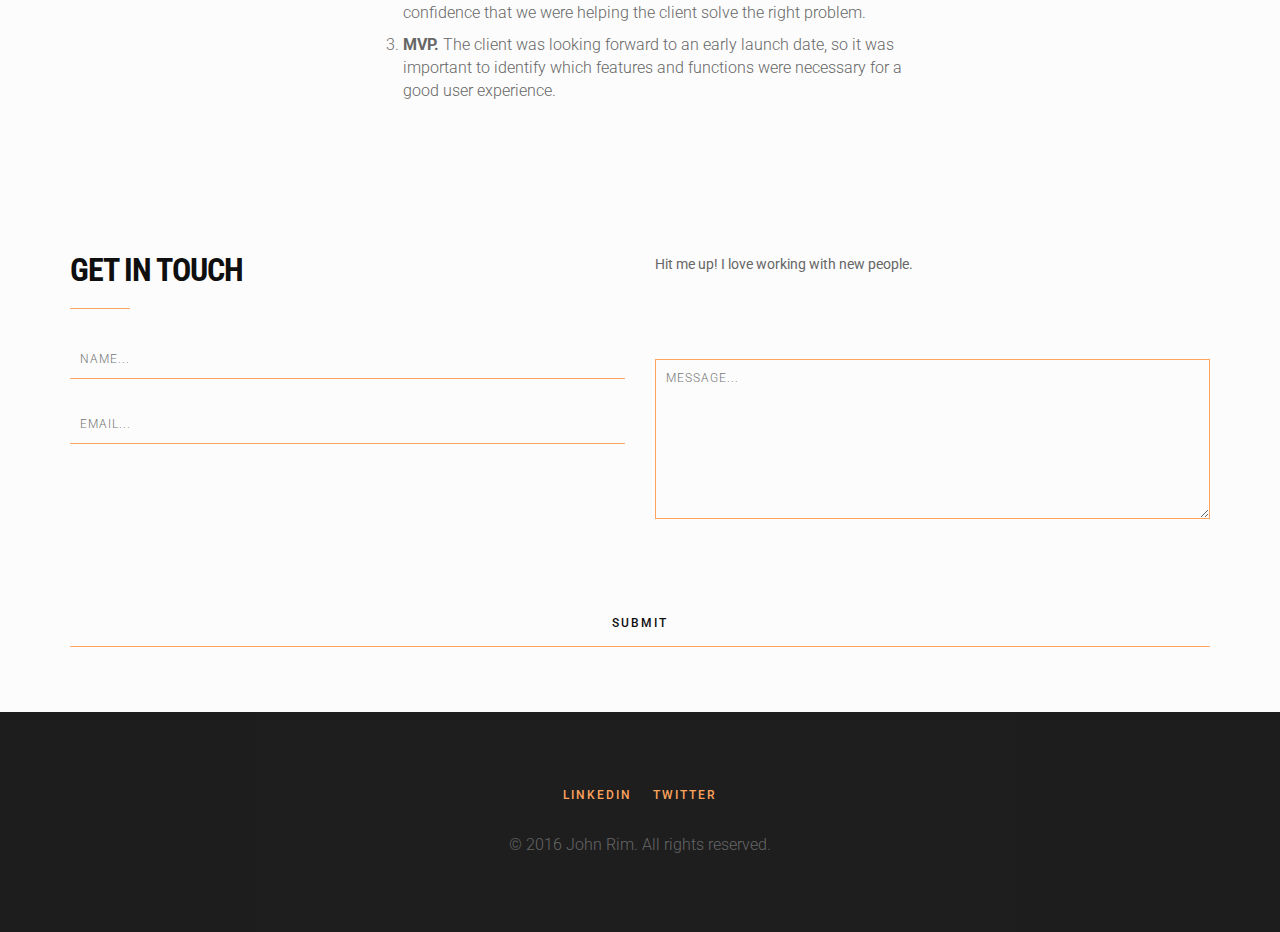
<file: wesolv.html>
<!DOCTYPE html>
<html lang="en">
  <head>
    <meta charset="utf-8">
    <meta http-equiv="X-UA-Compatible" content="IE=edge">
    <meta name="viewport" content="width=device-width, initial-scale=1">
    
    <title>John Phillip Rim</title>
    
    <meta name="description" content="CONCEPT - Minimal Portfolio Template">
    <meta name="keywords" content="portfolio, John Phillip Rim, UX designer,">
    <meta name="author" content="John Phillip Rim">
    
    <!-- Favicons -->
    <link rel="shortcut icon" href="img/favicon.png">
    <link rel="apple-touch-icon" sizes="57x57" href="img/apple-touch-icon-57x57.png">
    <link rel="apple-touch-icon" sizes="72x72" href="img/apple-touch-icon-72x72.png">
    <link rel="apple-touch-icon" sizes="114x114" href="img/apple-touch-icon-114x114.png">
    
    <!-- Google Web Fonts -->
    <link href='http://fonts.googleapis.com/css?family=Roboto:500,900,100,300,700,400' rel='stylesheet' type='text/css'>
    <link href='http://fonts.googleapis.com/css?family=Roboto+Condensed:700,300,400' rel='stylesheet' type='text/css'>
    
    <!-- Bootstrap CSS -->
    <link href="css/bootstrap.min.css" rel="stylesheet">
    
    <!-- CSS Files For Plugin -->
    <link href="css/animate.css" rel="stylesheet">
    <link href="css/ionicons.css" rel="stylesheet">
    <link href="css/superslides.css" rel="stylesheet">
    <link href="css/owl.carousel.css" rel="stylesheet">
    
    <!-- Custom CSS -->
    <link href="css/style.css" rel="stylesheet">
    <link href="css/responsive.css" rel="stylesheet">
    
    <!-- HTML5 shim and Respond.js for IE8 support of HTML5 elements and media queries -->
    <!-- WARNING: Respond.js doesn't work if you view the page via file:// -->
    <!--[if lt IE 9]>
      <script src="https://oss.maxcdn.com/html5shiv/3.7.2/html5shiv.min.js"></script>
      <script src="https://oss.maxcdn.com/respond/1.4.2/respond.min.js"></script>
    <![endif]-->
  </head>
  <body data-spy="scroll" data-target=".navbar-default" data-offset="100">
    
    
    <!-- Preloader -->
    <div id="preloader">
        <div id="spinner"></div>
    </div>
    <!-- End Preloader-->
    
    <!-- Start Navigation -->
    <header>
        <nav class="navbar navbar-default navbar-fixed-top" role="navigation">
            <div class="container-fluid">
                <!-- Brand and toggle get grouped for better mobile display -->
                <div class="navbar-header">
                    <button type="button" class="navbar-toggle" data-toggle="collapse" data-target="#navbar-collapse">
                        <span class="sr-only">Toggle navigation</span>
                        <span class="icon-bar"></span>
                        <span class="icon-bar"></span>
                        <span class="icon-bar"></span>
                    </button>
                    <a class="navbar-brand" href="index.html"><!-- <img src="img/logo.svg" alt="johnphilliprim"> --></a>
                </div>
                <!-- Social Icons -->
                <div class="header-social hidden-sm hidden-xs">
                    <ul class="social-icons list-inline">
                        <li><a href="https://www.linkedin.com/in/johnrim" target="_blank"><i class="ion-social-linkedin"></i></a></li>
                        <li><a href="https://twitter.com/johnphilliprim" target="_blank"><i class="ion-social-twitter"></i></a></li>
                        <!-- <li><a href="#"><i class="ion-social-googleplus"></i></a></li> -->
                    </ul>
                </div>
                <!-- Collect the nav links, forms, and other content for toggling -->
                <div class="collapse navbar-collapse navbar-right" id="navbar-collapse">
                    <ul class="nav navbar-nav">
                        <li><a href="index.html">Home</a></li>
                        <li><a href="earnit.html">EarnIt</a></li>
                        <li><a href="prescriptiq.html">PrescriptiQ</a></li>
                        <!-- <li><a data-scroll href="#team">Team</a></li> -->
                        <li><a data-scroll href="#contact">Get in touch</a></li>
                        <!-- <li><a href="pages.html">Pages</a></li> -->
                    </ul>
                </div>
            </div>
        </nav>
    </header>
    <!-- End Navigation -->
    
    <!-- Single Work Head -->
    <section id="head-single-work" class="section-hero bg-single-work" style="background-image:url(img/wesolv/wesolv_hero.png);" data-stellar-background-ratio="0.5">
        <div class="overlay-grad-light"></div><!-- Overlay Gradient Light -->
        <div class="container">
            <!-- Section Work Title -->
            <div class="row m-top-100">
                <div class="col-md-6">
                    <h3>WeSolv</h3>
                    <div class="divider"></div>
                </div>
            </div>
            <!-- Section Work Title -->
        </div>
    </section>
    <!-- End Single Work Head -->
    
    <!-- Start Single Work -->
    <section id="single-work" class="section">
        <div class="container">
            <div class="row">
                <div class="col-sm-5">
                    <!-- Work Detail -->
                    <div class="work-detail">
                        <p><strong>Client:</strong>WeSolv</p>
                        <p><strong>Site:</strong><a href="http://www.wesolv.co" target="_blank">wesolv.co</a></p>
                        <p><strong>Date:</strong>May 6, 2016</p>
                        <p><strong>Role:</strong>Research and IxD</p>
                        <!-- <p><strong>Online:</strong><a href="#">www.example.com</a></p> -->
                    </div>
                    <!-- End Work Detail -->
                </div>
                <div class="col-sm-7">
                    <p>WeSolv aims to connect MBA students with talent&ndash;seeking companies through a platform dedicated to case-challenges. My team was tasked with designing the student-facing interface of the platform in two and a half weeks.</p>
                </div>
            </div>
            <!-- Work Presentation 1 -->
<!--             <div class="row m-top-40">
                <div class="col-md-12 wow fadeInUp">
                    <img class="img-responsive" src="img/earnit/planning.jpg" alt="">
                </div>
            </div> -->
            <!-- Work Presentation 2 -->
            <div class="row m-top-40">
                <div class="col-sm-5 wow fadeInUp">
                    <h3>Empathize</h3>
                    <h5>Learning more about our users</h5>
                    <div class="divider"></div>
                    <p>For this product, exploratory research was particularly vital because we were came in with biases towards the user-group. We knew we had to step away from our assumptions by getting to know the user better. So, we began our research phase by interviewing current and recently graduated MBA students. Our goal during these interviews was to understand their motivations:
                    <ol>
                        <li>Why do they attend business school?</li>
                        <li>Why do they participate in case competitions or other extracurricular activities?</li>
                        <li>What opportunities are they seeking once they've graduated?</p>
                    </ol>
                </div>
                <div class="col-sm-7 wow fadeInUp">
                    <img class="img-responsive" src="img/wesolv/affinity.jpg" alt="">
                </div>
            </div>
            <!-- Work Presentation 3 -->       
            <div class="row m-top-40">
                <div class="col-sm-3 wow fadeInUp"></div>
                <div class="col-sm-6 wow fadeInUp">
                    <h5>Split personalities</h5>
                    <div class="divider"></div>
                    <p>As we synthesized our data, we were able to group users into three personas</p>
                    <ol>
                        <li><strong>Alphas</strong> are top-tier students that are on track to obtain traditional consulting or banking positions after graduating.</li>
                        <li><strong>Betas</strong> are mid-tier students that are initially seeking traditional consulting or banking positions, but are not as successful in obtaining them.</li>
                        <li><strong>Alternative-Alphas</strong> are top-tier students that are not seeking traditional consulting or banking positions, but are focused on other industries or fields of employment. For example, they may be seeking to work in social entreprise, nonprofits, startups, or government agencies/consultancies.</li>
                    </ol>
                    <p>Through domain research and competitive analysis, we found that the majority of the networking and experiential learning opportunities, including case competitions, were geared toward those seeking the traditional consulting or banking positions. But there were very few opportunities for Betas or Alternative-Alphas to experience non-traditional work-settings. This frustration was echoed during the user interviews.</p>
                    <p><strong>"My interest is in disaster prevention and emergency response, but there are no opportunities for me to experience it during B-school."</strong> &mdash; Anonymous Interviewee</p>
                    <p>As we created a journey map that outlined the B-school experience for all three personas, we found that WeSolv could be a resource for Betas to discover career paths that better align with their skills and passions and for Alternative-Alphas to gain experience in the fields that they are interested in.</p>
                </div>
                <div class="col-sm-3 wow fadeInUp"></div>
            </div>
            <!-- spanning photo -->
            <div class="row m-top-40">
                <div class="col-md-12 wow fadeInUp">
                    <img class="img-responsive" src="img/wesolv/journeymap.png" alt="">
                </div>
            </div>
            <!-- Work Presentation 4 -->
            <div class="row m-top-40">
                <div class="col-sm-3 wow fadeInUp"></div>
                <div class="col-sm-6 wow fadeInUp">
                    <h3>Aligning with the client</h3>
                    <h5>What's the problem?</h5>
                    <div class="divider"></div>
                    <p>Our client understood the problem as the following: "Business students want opportunities to apply fresh thinking to solve real challenges they care about and to engage with companies nationwide."</p>
                    <p>While much of our research corroborated this, the core problem and opportunity lie in the fact that traditional networking and experiential learning opportunities were not suited for the majority of today's business students. So we reframed the problem:</p>
                    <p><strong>Time-strapped MBA students need efficient, immersive exposure to diverse careers and companies that better align with their talents and passions.</strong></p>
                </div>
            </div>
            <div class="row m-top-40">
                <div class="col-sm-3 wow fadeInUp"></div>
                <div class="col-sm-6 wow fadeInUp">
                    <h5>Tough conversation</h5>
                    <div class="divider"></div>
                    <p>Our client envisioned a platform allowed students to connect with companies through case challenges, but also with each other by forming teams. We found in our interviews that most students were looking for vertical networking opportunities&mdash;meeting people with more experience and in senior roles at companies. We pulled quotes from our interviews to present to the client the reality of the social network platform space; people were not looking for another social network, but for opportunities to engage with companies themselves. Coupling that finding with data on market saturation and the complexity of developing a social network platform, we successfully convinced the client to focus on the true opportunity for her MVP product: the case challenges themselves.<p>
                </div>
                <div class="col-sm-3 wow fadeInUp"></div>
            </div>
            <!-- Work Presentation 5 -->
            <div class="row m-top-40">
                <div class="col-sm-3 wow fadeInUp"></div>
                <div class="col-md-6 wow fadeInUp">
                    <h5>Principles for design</h5>
                    <div class="divider"></div>
                </div>
                <div class="col-sm-3 wow fadeInUp"></div>
            </div>
            <div class="row">
                <div class="col-sm-2 wow fadeInUp"></div>
                <div class="col-md-8 wow fadeInUp">
                    <img class="img-responsive" src="img/wesolv/designprinciples.png" alt="">
                </div>
                <div class="col-sm-2 wow fadeInUp"></div>
            </div>
            <!-- spanning photo -->
<!--             <div class="row m-top-40">
                <div class="col-md-12 wow fadeInUp">
                    <img class="img-responsive" src="http://placehold.it/1280x600" alt="">
                </div>
            </div> -->
            <div class="row m-top-40">
                <div class="col-sm-3 wow fadeInUp"></div>
                <div class="col-md-6 wow fadeInUp">
                    <h3>Initial ideation</h3>
                    <h5>Sketch and test</h5>
                    <div class="divider"></div>
                    <p>We created and user tested paper prototypes of three major flows of the platform: Exploring available case challenges and host companies, setting up an account, and finding other teammates for the case challenges.</p>
                </div>
                <div class="col-sm-3 wow fadeInUp"></div>
            </div>
            <div class="row m-top-40">
                <div class="col-md-12 wow fadeInUp">
                    <img class="img-responsive" src="img/wesolv/paperprototypes.jpg" alt="">
                </div>
            </div>
            <div class="row m-top-40">
                <div class="col-sm-3 wow fadeInUp"></div>
                <div class="col-sm-6 wow fadeInUp">
                    <h5>Concept testing insights</h5>
                    <div class="divider"></div>
                    <p>Using paper prototypes, we gained a lot of insights from concept testing. Here are the highlights:</p>
                    <ul>
                        <li>Users want to see information upfront such as challenges they could apply for or companies they could engage with on the platform.</li>
                        <li>Users are resistant to giving a lot of their information until they're excited by the benefits of doing so. Signing up should be a slow-build and should allow users to input as little information as possible before reading the challenge briefs. Once they've found a challenge or company they are interested in, users feel more comfortable filling out personal and professional information.</li>
                        <li>MBA-students are likely to reach out to their current network first to form a team, but would definitely consider drafting a student from another school if they had could easily see that person's qualifications.</li>
                        <li>Company profiles on the site give the platform more legitimacy. Once users see the companies they have a opportunity to work with, they are much more likely to click on the sign up CTA.</li>
                    </ul>
                </div>
                <div class="col-sm-3 wow fadeInUp"></div>
            </div>
            <div class="row m-top-40">
                <div class="col-sm-3 wow fadeInUp"></div>
                <div class="col-sm-6 wow fadeInUp">
                    <h5>Axure prototyping and usability testing</h5>
                    <div class="divider"></div>
                    <p>Building a mid-fidelity prototype in Axure, we wanted create a platform that was information-forward for the user. We ran usability tests on the prototype and iterated two more times before preparing our final deliverable.</p>

                    <p><a href="http://hmpelf.axshare.com/#c=2" target="_blank">An early Axure prototype</a></p>
                    
                    <h5>Finding a balance</h5>
                    <div class="divider"></div>
                    <p>One of the biggest challenges we faced was balancing student goals and the goals of the partnering companies. MBA students wanted to know as many specifics about the case challenges before filling out their profiles, but we were aware that companies would be unwilling to make that information available without legal protection. We believed that giving students access to the case challenge prompt and the company profile without showing challenge assets would be enough to convince students to fill out their profile. Unable to validate this, we recommended that the client further validate this.</p>

                    <p>In the end, we delivered annotated wireframes, a mid-fidelity prototype, and our research. In addition we created a roadmap that proposed a division of features into MVP features and second-generation features:</p>
                </div>
                <div class="col-sm-3 wow fadeInUp"></div>
            </div>
            <div class="row m-top-40">
                <div class="col-sm-2 wow fadeInUp"></div>
                <div class="col-md-8 wow fadeInUp">
                    <img class="img-responsive" src="img/wesolv/roadmap.png" alt="">
                </div>
                <div class="col-sm-2 wow fadeInUp"></div>
            </div>

            <div class="row m-top-40">
                <div class="col-sm-3 wow fadeInUp"></div>
                <div class="col-sm-6 wow fadeInUp">
                    <h5>Learnings</h5>
                    <div class="divider"></div>
                    <ol>
                    <li>
                        <p><strong>The complexities of research.</strong> We faced the challenge of knowing when data you have is robust enough to be actionable. Was twelve interviews enough? Did we ask the right questions? Did we ask the right people? User research doesn't end with launch. You won't answer every question at the beginning and some questions don't arise until after the product has been put on the market. Accept certain assumptions in the present, but prepare to iterate in the future.</p>
                    </li>
                    <li>
                        <p><strong>Align first.</strong> Discussing research insights with the client gave us the confidence that we were helping the client solve the right problem.</p>
                    </li>
                    <li>
                        <p><strong>MVP.</strong> The client was looking forward to an early launch date, so it was important to identify which features and functions were necessary for a good user experience.</p>
                    </li>
                    </ol> 
                </div>
                <div class="col-sm-3 wow fadeInUp"></div>
            </div>              
        </div>
    </section>
    <!-- End Single Work -->
    <section class="section">
        <div id="contact" class="container">
            <!-- Section Title -->
            <div class="row">
                <div class="col-md-6">
                    <h3>Get in touch</h3>
                    <div class="divider"></div>
                </div>
                <div class="col-md-6">
                    <h6>Hit me up! I love working with new people.</h6>
                </div>
            </div>
            <!-- Section Title -->
            <div class="row">
                <div class="col-md-12 wow fadeInUp">
                    <div id="form-wrapper">
                        <div id="form-inner">
                            <div id="err-result"><!-- retrive error here --></div>
                            <div id="main-result"><!-- retrive response here --></div>
                            <div id="main-content">
                                <div class="row">
                                    <!-- Contact Form -->
                                    <form id="my-contact-form" name="my-contact-form" method="post">      
                                        <fieldset id="contact-form">
                                            <div class="col-md-6">
                                                <label for="name" id="nameIN">
                                                    <input type="text" name="name" id="name" placeholder="Name...">
                                                    <span class="error">Name Field Required</span>
                                                </label>
                                                <label for="email" id="emailIN">
                                                    <input type="email" name="email" id="email" placeholder="Email...">
                                                    <span class="error">Email Field Required</span>
                                                </label>
                                                <!-- <label for="phone" id="phoneIN">
                                                    <input type="text" name="phone" id="phone" placeholder="Telephone...">
                                                    <span class="error">Telephone Field Required</span>
                                                </label> -->
                                            </div>
                                            <div class="col-md-6">
                                                <label for="message" id="messageIN">
                                                    <textarea name="message" id="message" placeholder="Message..."></textarea>
                                                    <span class="error">Message Field Required</span>
                                                </label>
                                            </div>
                                            <div class="col-md-12">
                                                <a href="#" class="contact-btn">Submit</a>
                                            </div>
                                        </fieldset>
                                    </form>
                                    <!-- End Contact Form -->
                                </div>
                            </div><!-- end main-content -->
                        </div><!-- end form-inner -->
                    </div><!-- end form-wrapper -->  
                </div>
            </div>                        
        </div>
    </section>
    <!-- Footer -->
    <footer id="footer" class="section bg-footer" data-stellar-background-ratio="0.5">
        <div class="overlay-dark"></div><!-- Overlay Dark -->
        <div class="container">
            <div class="row">
                <div class="col-md-12">
                    <!-- Socials Link -->
                    <ul class="footer-social list-inline">
                        <li><a href="https://www.linkedin.com/in/johnrim" target="_blank">Linkedin</a></li>
                        <!-- <li><a href="#">Behance</a></li> -->
                        <!-- <li><a href="#">Dribbble</a></li> -->
                        <!-- <li><a href="#">Facebook</a></li> -->
                        <!-- <li><a href="#">Pinterest</a></li> -->
                        <li><a href="https://www.twitter.com/johnphilliprim" target="blank">Twitter</a></li>
                    </ul>
                    <!-- End Socials Link -->
                </div>
            </div>
            <div class="row m-top-20">
                <div class="col-md-12 text-center">
                    <p>&copy; 2016 John Rim. All rights reserved.</p>
                </div>
            </div>
        </div>
    </footer>
    <!-- End footer -->
    
    
    <!-- jQuery -->
    <script src="js/jquery.min.js"></script>
    
    <!-- Bootstrap -->
    <script src="js/bootstrap.min.js"></script>
    
    <!-- Components Plugin -->
    <script type="text/javascript" src="http://maps.google.com/maps/api/js?sensor=false"></script>
    <script src="js/jquery.easing.1.3.js"></script>
    <script src="js/smooth-scroll.js"></script>
    <script src="js/jquery.animate-enhanced.min.js"></script>
    <script src="js/jquery.touchSwipe.js"></script>
    <script src="js/jquery.superslides.js"></script>
    <script src="js/salvattore.min.js"></script>
    <script src="js/owl.carousel.js"></script>
    <script src="js/jquery.appear.js"></script>
    <script src="js/jquery.countTo.js"></script>
    <script src="js/jquery.stellar.min.js"></script>
    <script src="js/wow.min.js"></script>
    <script src="js/contact.js"></script>
    
    <!-- Custom Plugin -->
    <script src="js/custom.js"></script>
    
  </body>
</html>
</file>
<file: css/superslides.css>
#slides {
  position: relative;
}
#slides .slides-container {
  display: none;
}
#slides .scrollable {
  *zoom: 1;
  position: relative;
  top: 0;
  left: 0;
  overflow-y: auto;
  -webkit-overflow-scrolling: touch;
  height: 100%;
}
#slides .scrollable:after {
  content: "";
  display: table;
  clear: both;
}

.slides-navigation {
  margin: 0 auto;
  position: absolute;
  z-index: 3;
  top: 46%;
  width: 100%;
}
.slides-navigation a {
  position: absolute;
  display: block;
}
.slides-navigation a.prev {
  left: 0;
}
.slides-navigation a.next {
  right: 0;
}

.slides-pagination {
  position: absolute;
  z-index: 3;
  bottom: 0;
  text-align: center;
  width: 100%;
}
.slides-pagination a {
  border: 2px solid #222;
  border-radius: 15px;
  width: 10px;
  height: 10px;
  display: -moz-inline-stack;
  display: inline-block;
  vertical-align: middle;
  *vertical-align: auto;
  zoom: 1;
  *display: inline;
  background-image: url("[data-uri]");
  margin: 2px;
  overflow: hidden;
  text-indent: -100%;
}
.slides-pagination a.current {
  background: #222;
}
</file>
<file: css/style.css>
/*------------------------------------------------------------------
Project:        CONCEPT - Minimal Portfolio Template
Version:        1.1
Last update:    21/03/2015
Author:         FLPDesign
URL:            http://francescolepere.com
-------------------------------------------------------------------*/

/*------------------------------------------------------------------

01. General Styles
02. Custom Button
03. Typography
04. Block Spacing
05. Overlays
06. Navigation
07. Page Preloader
08. Intro Section
09. About Us Section
10. Work Section
11. Page Single Work
12. Clients Section
13. Service Section
14. Facts Section
15. Testimonials Section
16. Team Section
17. News Section
18. Table Plans
19. Google Map
20. Contact Section
21. Footer Section

-------------------------------------------------------------------*/


/*--------------------------------------------------
    01. General Styles 
---------------------------------------------------*/

body, html {
    height: 100%;
    margin: 0;
    padding: 0;
}

body {
    background: #fcfcfc;
    font-size: 16px;
    font-family: 'Roboto', sans-serif;
    font-weight: 300;
    color: #666;
}

a {
    color: rgba(255,163,93,1);
    text-decoration: none;
    
    -webkit-transition: all 0.3s ease-in-out;
       -moz-transition: all 0.3s ease-in-out;
         -o-transition: all 0.3s ease-in-out;
            transition: all 0.3s ease-in-out;
}

a:hover,
a:focus,
a:active {
    color: rgba(214,139,81,1);
    text-decoration: none;
    outline: 0;
}

::-moz-selection  {
	color: #fcfcfc;
	text-shadow:none;
	background: #0f0f0f;
}

::selection {
	color: #fcfcfc;
	text-shadow:none;
	background: #0f0f0f;
}


/*--------------------------------------------------
    02. Custom Button 
---------------------------------------------------*/

.btn-true-white {
    background-color: transparent;
    padding: 10px 18px;
    border: 1px solid #fff;
    font-family: 'Roboto', sans-serif;
    font-size: 12px;
    font-weight: 400;
    text-transform: uppercase;
    letter-spacing: 2px;
    color: #fff;
    border-radius: 0;
    margin: 20px 0px;
    width: 183px;
    display: block;
}

.btn-true-white:hover,
.btn-true-white:focus,
.btn-main:active {
    border-color: #666;
    color: #666;
}

.btn-main {
    background-color: transparent;
    padding: 10px 18px;
    border: 1px solid #0f0f0f;
    font-family: 'Roboto', sans-serif;
    font-size: 12px;
    font-weight: 400;
    text-transform: uppercase;
    letter-spacing: 2px;
    color: #0f0f0f;
    border-radius: 0;
    
    -webkit-transition: all 0.3s ease-in-out;
       -moz-transition: all 0.3s ease-in-out;
         -o-transition: all 0.3s ease-in-out;
            transition: all 0.3s ease-in-out;
}

.btn-main:hover,
.btn-main:focus,
.btn-main:active,
.btn-main .active {
    border-color: #0f0f0f;
    color: #fff;
    background-color: #0f0f0f;
}

.btn-main.white {
    border: 1px solid #fcfcfc;
    color: #fcfcfc;
}

.btn-main.white:hover,
.btn-main.white:focus,
.btn-main.white:active,
.btn-main.white .active {
    border-color: #fcfcfc;
    color: #0f0f0f;
    background-color: #fcfcfc;
}


/*--------------------------------------------------
    03. Typography 
---------------------------------------------------*/

h1, h2, h3, h4, h5, h6 {
    font-family: 'Roboto Condensed', sans-serif;
    color: #0f0f0f;
    font-weight: 700;
    text-transform: uppercase;
    margin-top: 10px;
    margin-bottom: 10px;
}

h1 {
    font-size: 52px;
    letter-spacing: -2px;
}

h2 {
    font-size: 40px;
    letter-spacing: -1px;
}

h3 {
    font-size: 32px;
    letter-spacing: -1px;
}

h4 { font-size: 26px; }

h5 { font-size: 18px; }

h6 {
    font-family: 'Roboto', sans-serif;
    font-size: 14px;
    font-weight: 400;
    text-transform: none;
    /*letter-spacing: 2px;*/
    color: #666;
    line-height: 1.6;
}

.white-text, .white-text h1, .white-text h2, .white-text h3, .white-text h4, .white-text h5, .white-text h6, .white-text p, .white-text li {
    color:#fcfcfc!important;
}

.divider {
    background-color: rgba(255,163,93,1);
    height: 1px;
    width: 60px;
    margin: 20px 0;
}

.divider-small {
    background-color: rgba(255,163,93,1);
    height: 1px;
    width: 30px;
    margin: 15px 0;
}

.divider-center {
    background-color: rgba(255,163,93,1);
    height: 1px;
    width: 60px;
    margin: 20px auto;
}

.divider-center-small {
    background-color: rgba(255,163,93,1);
    height: 1px;
    width: 30px;
    margin: 15px auto;
}

blockquote {
    margin: 40px 0;
    padding: 0;
    border: none;
    background: none;
    font-style: normal;
    color: #666;
}

blockquote p {
    margin-bottom: 20px;
    font-family: 'Roboto', sans-serif;
    font-size: 22px;
    font-weight: 100;
    font-style: normal;
}

blockquote footer {    
    font-size: 11px;
    font-weight: 700;
    text-transform: uppercase;
    letter-spacing: 1px;
}

.center-align {
    text-align: center;
}

/*--------------------------------------------------
    04. Block Spacing
---------------------------------------------------*/

.section {
    padding-top: 65px;
    padding-bottom: 65px;
}

.section-hero {
    padding-top: 140px;
    padding-bottom: 140px;
}

.p-0 { padding: 0; }

.p-top-20 { padding-top: 20px; }
.p-top-40 { padding-top: 40px; }
.p-top-60 { padding-top: 60px; }
.p-top-80 { padding-top: 80px; }
.p-top-100 { padding-top: 100px; }
.p-top-140 { padding-top: 140px; }

.p-bottom-20 { padding-bottom: 20px; }
.p-bottom-40 { padding-bottom: 40px; }
.p-bottom-60 { padding-bottom: 60px; }
.p-bottom-80 { padding-bottom: 80px; }
.p-bottom-100 { padding-bottom: 100px; }
.p-bottom-140 { padding-bottom: 140px; }

.m-top-20 { margin-top: 20px; }
.m-top-40 { margin-top: 40px; }
.m-top-60 { margin-top: 60px; }
.m-top-80 { margin-top: 80px; }
.m-top-100 { margin-top: 100px; }
.m-top-140 { margin-top: 140px; }

.m-bottom-20 { margin-bottom: 20px; }
.m-bottom-40 { margin-bottom: 40px; }
.m-bottom-60 { margin-bottom: 60px; }
.m-bottom-80 { margin-bottom: 80px; }
.m-bottom-100 { margin-bottom: 100px; }
.m-bottom-140 { margin-bottom: 140px; }

/*--------------------------------------------------
    05. Overlays
---------------------------------------------------*/

.overlay-light {
    position: absolute;
    left: 0;
    top: 0;
    width: 100%;
    height: 100%;
    z-index: 0;
    background: rgba(238,238,238,0.9);
}

.overlay-dark {
    position: absolute;
    left: 0;
    top: 0;
    width: 100%;
    height: 100%;
    z-index: 0;
    background: rgba(5,5,5,0.9);
}

.overlay-grad-light {
    position: absolute;
    left: 0;
    top: 0;
    width: 100%;
    height: 100%;
    z-index: 0;
  
    background: rgba(238,238,238,1);
    background: -moz-linear-gradient(left, rgba(238,238,238,1) 0%, rgba(238,238,238,0) 100%);
    background: -webkit-gradient(left top, right top, color-stop(0%, rgba(238,238,238,1)), color-stop(100%, rgba(238,238,238,0)));
    background: -webkit-linear-gradient(left, rgba(238,238,238,1) 0%, rgba(238,238,238,0) 100%);
    background: -o-linear-gradient(left, rgba(238,238,238,1) 0%, rgba(238,238,238,0) 100%);
    background: -ms-linear-gradient(left, rgba(238,238,238,1) 0%, rgba(238,238,238,0) 100%);
    background: linear-gradient(to right, rgba(238,238,238,1) 0%, rgba(238,238,238,0) 100%);
    filter: progid:DXImageTransform.Microsoft.gradient( startColorstr='#eeeeee', endColorstr='#eeeeee', GradientType=1 );
}


/*--------------------------------------------------
    06. Navigation 
---------------------------------------------------*/

.navbar { border: 0; }

.navbar-default {
    padding: 10px;
    padding-left: 35px;
    padding-right: 35px;
    background-color: #fcfcfc;
    border-color: transparent;
    
    -webkit-transition: all 0.3s ease-in-out;
       -moz-transition: all 0.3s ease-in-out;
         -o-transition: all 0.3s ease-in-out;
            transition: all 0.3s ease-in-out;
}

.navbar-default .navbar-brand {
    font-family: 'Roboto', sans-serif;
    font-weight: 700;
    font-size: 22px;
    line-height: 50px;
    text-transform: uppercase;
    color: #0f0f0f;
    padding: 0 15px;
    background-image: url(http://d2g65udqjmtqo9.cloudfront.net/img/logo_2.svg);
    background-size: cover;
    width: 38px;
    height: 50px;
    transform: scaleY(-1) rotate(90deg);
}

.navbar-brand img {
    float: left;
    max-width: 100%;
    max-height: 50px;
    height: 100%;
    margin: 0; 
}

.navbar-default .navbar-brand:hover {
    background-image: url(http://d2g65udqjmtqo9.cloudfront.net/img/logo_2_hover.svg);
}

.navbar-default .navbar-nav>.active>a, .navbar-default .navbar-nav>.active>a:hover, .navbar-default .navbar-nav>.active>a:focus {
    color: rgba(255,163,93,1);
    background-color: transparent;
}

.navbar-default .navbar-toggle .icon-bar {
    background-color: #0f0f0f;
}

.navbar-default .navbar-toggle {
    border-color: transparent;
}

.navbar-default .navbar-toggle:hover, .navbar-default .navbar-toggle:focus {
    background-color: transparent;
}

.navbar-default .navbar-nav>.open>a, .navbar-default .navbar-nav>.open>a:hover, .navbar-default .navbar-nav>.open>a:focus {
    color: rgba(255,163,93,1);
    background-color: transparent;
}

.navbar-default .navbar-nav > li > a {
    color: #0f0f0f;
    font-family: 'Roboto', sans-serif;
    font-size: 12px;
    font-weight: 400;
    text-transform: uppercase;
    letter-spacing: 2px;
    position: relative;
}

.navbar-default .navbar-nav>li>a:hover, .navbar-default .navbar-nav>li>a:focus {
    color: rgba(255,163,93,1);
}

.dark-nav {
    background-color: #000;
}

#dark-nav-link {
    color: #fff;
}

/* Header Social Icons */

.header-social {
    float: right;
    margin: 15px 0;	
}

.social-icons {
    font-size: 16px;
    margin: 0;
    padding: 0;
}

.social-icons a {
    padding: 0 8px;
}

.social-icons li {
    width: 40px;
    padding: 0px;
    border-right: 1px solid rgba(255,163,93,1);
    text-align: center;	
}

.social-icons li:last-child {
    border: 0;
}

.social-icons a:hover, .social-icons a:active, .social-icons a:focus {	
}


/*--------------------------------------------------
    07. Page Preloader
---------------------------------------------------*/

#preloader {
    width: 100%;
    height: 100%;
    top: 0;
    right: 0;
    bottom: 0;
    left: 0;
    background: #fcfcfc;
    z-index: 10000;
    position: fixed;
    display: block;
}

#spinner {
    position: relative;
    height: 95px;
    width: 95px;
    top: 45%;
    margin: 0 auto -45px;
    border-radius: 100%;
    -webkit-animation: rotation .75s infinite linear;
    -moz-animation: rotation .75s infinite linear;
    -o-animation: rotation .75s infinite linear;
    animation: rotation .75s infinite linear;
}

#spinner:before {
    content: "";
    display: block;
    position: absolute;
    left: -2px;
    top: -2px;
    height: 100%;
    width: 100%;
    border-top: 2px solid #0f0f0f;
    border-left: 2px solid transparent;
    border-bottom: 2px solid transparent;
    border-right: 2px solid transparent;
    border-radius: 100%;
}

@-webkit-keyframes rotation {
    from {
        -webkit-transform: rotate(0deg)
    }
    to {
        -webkit-transform: rotate(359deg)
    }
}
@-moz-keyframes rotation {
    from {
        -moz-transform: rotate(0deg)
    }
    to {
        -moz-transform: rotate(359deg)
    }
}
@-o-keyframes rotation {
    from {
        -o-transform: rotate(0deg)
    }
    to {
        -o-transform: rotate(359deg)
    }
}
@keyframes rotation {
    from {
        transform: rotate(0deg)
    }
    to {
        transform: rotate(359deg)
    }
}


/*--------------------------------------------------
    8. Intro Section
---------------------------------------------------*/

.left-border {
    position: absolute;
    height: 100%;
    width: 50px;
    left: 0;
    top: 0;
    background-color: #fcfcfc;
    z-index: 3;
}

.right-border {
    position: absolute;
    height: 100%;
    width: 50px;
    right: 0;
    top: 0;
    background-color: #fcfcfc;
    z-index: 3;
}

.bottom-border {
    position: absolute;
    width: 100%;
    height: 70px;
    bottom: 0;
    background-color: #fcfcfc;
    z-index: 3;
}

/* Slides */

#slides .slides-container li {
    background-image: linear-gradient(rgba(255,163,93,.2),rgba(255,163,93,.05)),url(http://d2g65udqjmtqo9.cloudfront.net/img/hero2.jpg);
    background-size: cover;
}

#slides .caption-wrapper {
    position: absolute;
    bottom: 30%;
    left: 10%;
    margin: 0;
    max-width: 400px;
    width: 100%;
    background: linear-gradient(90deg,rgba(255,255,255,.15),rgba(255,255,255,.25));
}

#slides .slide-caption {
    padding: 10px 20px;
    position: relative;
    text-align: left;
    max-width: 100%;
    z-index: 3;
}

#slides .slide-caption h1 {
    font-size: 32px;
    font-family: 'Roboto Condensed', sans-serif;
    font-weight: 700;
    margin-top: 0;
    text-transform: uppercase;
    letter-spacing: -1px;
}

.slides-navigation {
    top: 50%;
    z-index: 5;
}

.slides-navigation a {
    display: block;
    text-decoration: none;
    color: #0f0f0f;
    font-family: 'Roboto', sans-serif;
    text-transform: uppercase;
    font-weight: 700;
    font-size: 12px;
    letter-spacing: 2px;
    margin: 0;
    text-align: center;
    top: -40px;
    padding: 0;
    line-height: 40px;
    width: 200px;
    height: 40px;
    background-color: transparent;
  
    -webkit-transition: all 0.15s ease;
       -moz-transition: all 0.15s ease;
         -o-transition: all 0.15s ease;
            transition: all 0.15s ease;

    -webkit-transform: rotate(270deg);
       -moz-transform: rotate(270deg);
        -ms-transform: rotate(270deg);
         -o-transform: rotate(270deg);
            transform: rotate(270deg);
}

.slides-navigation a.prev {
    border-bottom: 1px solid rgba(255,163,93,1);
    margin: 0 0 0 -80px;
  
}

.slides-navigation a.next {
    border-top: 1px solid rgba(255,163,93,1);
    margin: 0 -80px 0 0;
}

.slides-navigation a.prev:hover {
    -webkit-box-shadow: 0 -5px 0 0 rgba(158,155,126,1) inset;
       -moz-box-shadow: 0 -5px 0 0 rgba(158,155,126,1) inset;
            box-shadow: 0 -5px 0 0 rgba(158,155,126,1) inset;
}

.slides-navigation a.next:hover {
    -webkit-box-shadow: 0 4px 0 0 rgba(158,155,126,1) inset;
       -moz-box-shadow: 0 4px 0 0 rgba(158,155,126,1) inset;
            box-shadow: 0 4px 0 0 rgba(158,155,126,1) inset;
}

.slides-pagination {
    position: absolute;
    z-index: 5;
    bottom: 25px;
    text-align: center;
    width: 100%;
}

.slides-pagination a {
    border: 0;
    border-top: 1px solid rgba(255,163,93,1);
    border-bottom: 1px solid rgba(255,255,255,0);
    border-radius: 0;
    width: 60px;
    height: 12px;
    background: none;
    display: -moz-inline-stack;
    display: inline-block;
    vertical-align: middle;
    *vertical-align: auto;
    zoom: 1;
    *display: inline;
    background-image: none;
    margin: 0;
    overflow: hidden;
    text-indent: -200%;
}

.slides-pagination a.current {
    background: none;
    border-bottom: 1px solid rgba(255,163,93,1);
}

#slides h6 {
    margin-top: 0px;
    margin-bottom: 0px;
}

#slides span {
    font-style: italic;
    /*color: rgba(255,163,93,1);
    background-color: #000;
    padding: 4px 3px 4px 0;*/
}

#slides .resume {
    margin-top: 20px;
}

#slides .indent {
    margin-left: 2px;
}

/*--------------------------------------------------
    09. About Us Section
---------------------------------------------------*/

.bg-about {
    position: relative;
    /*background: url('../img/developmentmap.jpg');*/
    background-attachment: fixed;
    background-position: 50% 0;
    background-repeat: no-repeat;
  
    -webkit-background-size: cover;
       -moz-background-size: cover;
         -o-background-size: cover;
            background-size: cover;
}

.progress-bar {
    color: #fff;
    background-color: rgba(255,163,93,1);
    -webkit-box-shadow: none;
       -moz-box-shadow: none;
            box-shadow: none;
    -webkit-transition: width .6s ease;
       -moz-transition: width .6s ease;
         -o-transition: width .6s ease;
            transition: width .6s ease;
}

.progress {
    height: 8px;
    margin-top: 24px;
    margin-bottom: 0;
    overflow: hidden;
    background-color: transparent;
    border-radius: 0px;
    border-bottom: 1px solid rgba(255,163,93,.5);
    -webkit-box-shadow: none;
       -moz-box-shadow: none;
            box-shadow: none;
}

#about h6 {
    color: #fff;
}


/*--------------------------------------------------
    10. Works Section
---------------------------------------------------*/

/* Base styles */
.column {
    float: left;
}

.size-1of4 {
    width: 25%;
}

.size-1of3 {
    width: 33.333%;
}

.size-1of2 {
    width: 50%;
}

/* Configurate salvattore with media queries */
@media screen and (max-width: 480px){
    #grid-items[data-columns]::before {
        content: '1 .col-md-12';
	}
}

@media screen and (min-width: 481px) and (max-width: 768px) {
    #grid-items[data-columns]::before {
        content: '2 .col-md-6';
	}
}

@media screen and (min-width: 769px) {
    #grid-items[data-columns]::before {
        content: '3 .col-md-4';
	}
}

.work-item img {
    width: 100%;
}
 
.work-item {
    margin-bottom: 30px;
    position: relative;
    z-index: 999;
}

/* Hover State */

.work-item .visible {
    filter: alpha(opacity=100);
    opacity: 1;
}

.work-item .caption {
    position: absolute;
    top: 0;
    right: 0;
    bottom: 0;
    left: 0;
    background: rgba(15, 15, 15, 0.9);
    z-index: 3;
    filter: alpha(opacity=0);
    opacity: 0;
  
    -webkit-transition: opacity 0.6s ease;
       -moz-transition: opacity 0.6s ease;
         -o-transition: opacity 0.6s ease;
            transition: opacity 0.6s ease;
}

.work-item .caption .extra {
    position: absolute;
    top: 15px;
    left: 25px;
    right: 25px;
    font-size: 12px; 
    font-family: "Roboto", sans-serif;
    font-weight: 100;
    text-transform: uppercase;
    letter-spacing: 2px;
    color: #fcfcfc;
}

.work-item .caption .titles {
    position: absolute;
    bottom: 0;
    left: 25px;
    right: 25px;
    filter: alpha(opacity=0);
    opacity: 0;
  
    -webkit-transition: all 0.6s ease;
       -moz-transition: all 0.6s ease;
         -o-transition: all 0.6s ease;
            transition: all 0.6s ease;
}

.work-item .caption .titles .title {
    -webkit-transition: color 0.6s ease;
       -moz-transition: color 0.6s ease;
         -o-transition: color 0.6s ease;
            transition: color 0.6s ease;
}

.work-item:hover .caption {
    filter: alpha(opacity=100);
    opacity: 1;
}

.work-item:hover .titles {
    bottom: 35px;
    filter: alpha(opacity=100);
    opacity: 1;
}

.work-item:hover .titles .title {
    color: #fcfcfc;
}

.work-btn {
    background: none;
    width: 100%;
    border-bottom: 1px solid rgba(255,163,93,1);
    color: #0f0f0f;
    display: inline-block;
    font-size: 12px;
    font-weight: 500;
    letter-spacing: 2px;
    margin: 60px 0 0 0;
    padding: 14px 10px;
    text-decoration: none;
    text-transform: uppercase;
    text-align: center;
  
    -webkit-transition: all 0.15s ease;
       -moz-transition: all 0.15s ease;
         -o-transition: all 0.15s ease;
            transition: all 0.15s ease;
}

.work-btn:hover, .work-btn:active, .work-btn:focus {
    color: #0f0f0f;
    -webkit-box-shadow: 0 -5px 0 0 rgba(158,155,126,1) inset;
       -moz-box-shadow: 0 -5px 0 0 rgba(158,155,126,1) inset;
            box-shadow: 0 -5px 0 0 rgba(158,155,126,1) inset;
}


/*--------------------------------------------------
    11. Single Work
---------------------------------------------------*/

.bg-single-work {
    position: relative;
    background-attachment: fixed;
    background-position: 50% 0;
    background-repeat: no-repeat;
  
    -webkit-background-size: cover;
       -moz-background-size: cover;
         -o-background-size: cover;
            background-size: cover;
}

/* Work Details */

.work-detail {
    color: #0f0f0f;
    font-size: 12px;
    font-weight: 400;
    text-transform: uppercase;
    letter-spacing: 2px;
}

.work-detail p { 
    padding: 4px 0;
    margin: 0;
}

.work-detail p strong { 
	width: 100px;
    display: inline-block;
}

/* Work navigation */

.work-navigation {
	width: 100%;
    font-size: 12px;
    font-weight: 500;
    letter-spacing: 2px;
    text-transform: uppercase;
    margin: 60px 0 0 0;
}

.work-navigation i {
	font-size: 16px;
}

.work-navigation a {
    color: #0f0f0f;
    display: block;
    float: left;
    width: 33.33333%;
    overflow: hidden;
    padding: 14px 0;
    text-decoration: none;
    white-space: nowrap;
    border-bottom: 1px solid rgba(255,163,93,1);
}

.work-navigation a:hover { 
    color: #0f0f0f; 
    -webkit-box-shadow: 0 -5px 0 0 rgba(158,155,126,1) inset;
       -moz-box-shadow: 0 -5px 0 0 rgba(158,155,126,1) inset;
            box-shadow: 0 -5px 0 0 rgba(158,155,126,1) inset;
}

.work-prev {
    text-align: left;
}

.work-all {
    text-align: center;
}

.work-next {
    text-align: right;
}

.work-navigation a.inactive {
    pointer-events: none;
    cursor: not-allowed;
    filter: alpha(opacity=40);
    opacity: 0.4;
}

.nav-filler {
    height: 46px;
}

/*--------------------------------------------------
    12. Clients Section
---------------------------------------------------*/

.bg-clients {
    position: relative;
    background: url('http://placehold.it/1980x1000');
    background-attachment: fixed;
    background-position: 50% 0;
  
    -webkit-background-size: cover;
       -moz-background-size: cover;
         -o-background-size: cover;
            background-size: cover;
}

#owl-clients .client {
    margin: 0 90px;
}

#owl-clients .client img {
    display: block;
    width: 100%;
    height: auto;
}


/*--------------------------------------------------
    13. Service Section
---------------------------------------------------*/

#sync1 .service-item {
    background: none;
    padding: 0;
    margin: 100px 0;
}

#sync2 .service-item {
    background-color: transparent;
    border-bottom: 1px solid rgba(255,163,93,1);
    padding: 10px 5px 10px 0;
    margin: 0;
    color: #FFF;
    text-align: left;
    cursor: pointer;
    filter: alpha(opacity=40);
    opacity: 0.4;
    
    -webkit-transition: all 0.15s ease;
       -moz-transition: all 0.15s ease;
         -o-transition: all 0.15s ease;
            transition: all 0.15s ease;
}

#sync2 .service-item i {
    padding: 0 5px;
    font-size: 48px;
    color: rgba(255,163,93,1);
}

#sync2 .service-item h1 {
    font-family: 'Roboto', sans-serif;
    font-size: 12px;
    font-weight: 500;
    text-transform: uppercase;
    letter-spacing: 2px;
}

#sync2 .synced .service-item {
    background-color: transparent;
    filter: alpha(opacity=100);
    opacity: 1;
}

#sync2 .service-item:hover {
    filter: alpha(opacity=100);
    opacity: 1;
    -webkit-box-shadow: 0 -5px 0 0 rgba(158,155,126,1) inset;
       -moz-box-shadow: 0 -5px 0 0 rgba(158,155,126,1) inset;
            box-shadow: 0 -5px 0 0 rgba(158,155,126,1) inset;
}


/*--------------------------------------------------
    14. Facts Section
---------------------------------------------------*/

.box-count {
    padding-top: 20px;
    border-top: 1px solid rgba(255,163,93,1);
    text-align: center;
}

.box-count h1 {
    font-family: 'Roboto', sans-serif;
    font-weight: 100;
    font-size: 48px;
}

/*--------------------------------------------------
    15. Testimonials Section
---------------------------------------------------*/

.bg-testimonials {
    position: relative;
    background: url('http://placehold.it/1980x1000');
    background-attachment: fixed;
    background-position: 50% 0;
    background-repeat: no-repeat;
  
    -webkit-background-size: cover;
       -moz-background-size: cover;
         -o-background-size: cover;
            background-size: cover;
}

#owl-testimonials .item {
    text-align: center;
}

#testimonials .owl-controls {
    margin-top: 10px;
    text-align: center;
}

#testimonials .owl-controls .owl-page {
    display: inline-block;
    zoom: 1;
    *display: inline;/*IE7 life-saver */
}

#testimonials .owl-controls .owl-page span {
    display: block;
    width: 60px;
    height: 12px;
    margin: 4px 0;
    border-top: 1px solid rgba(255,163,93,1);
    background: none;
    -webkit-border-radius: 0;
       -moz-border-radius: 0;
            border-radius: 0;
}

#testimonials .owl-controls .owl-page.active span {
    background: none;
    border-bottom: 1px solid rgba(255,163,93,1);
}


/*--------------------------------------------------
    16. Team Section
---------------------------------------------------*/

.team-member .member {
    position: relative;
    overflow: hidden
}

.team-member .member img {
    max-width: 100%;
    width: 100%;
    display: block;
}

.team-member .member ul.member-social {
    position: absolute;
    bottom: 0;
    left: 0;
    width: 100%;
    font-size: 0;
    line-height: 0;
    margin: 0;
    padding: 15px 0;
    list-style-type: none;
    text-align: center;
    border-top: 5px solid rgba(255,163,93,1);
    background-color: #fcfcfc;
  
    -webkit-transition: all .3s ease;
       -moz-transition: all .3s ease;
        -ms-transition: all .3s ease;
         -o-transition: all .3s ease;
            transition: all .3s ease;
  
    -webkit-transform: translateY(100%);
       -moz-transform: translateY(100%);
        -ms-transform: translateY(100%);
         -o-transform: translateY(100%);
            transform: translateY(100%);
}

.team-member .member ul.member-social li {
    display: inline-block;
    margin: 0;
    padding: 0;
}

.team-member .member ul.member-social li a {
    display: block;
    margin: 0 10px;
}

.team-member .member ul.member-social li a i {
    font-size: 18px;
    line-height: 18px;
}

.team-member .member:hover ul.member-social {
    -webkit-transform: translateY(0%);
       -moz-transform: translateY(0%);
        -ms-transform: translateY(0%);
         -o-transform: translateY(0%);
            transform: translateY(0%);
}

.member-info {
    text-align: left;
    padding: 25px 10px 30px;
}

.member-info h4 {
    margin-bottom: 6px;
}


/*--------------------------------------------------
    17. News Section
---------------------------------------------------*/

/* Mews List Item */

.news-list-item img {
    width: 100%;
}
 
.news-list-item {
    margin: 15px 0;
    position: relative;
    z-index: 999;
}

/* Hover State */

.news-list-item .visible {
    filter: alpha(opacity=0);
    opacity: 0;
}

.news-list-item .caption {
    position: absolute;
    top: 0;
    right: 0;
    bottom: 0;
    left: 0;
    background: rgba(15, 15, 15, 0.9);
    z-index: 3;
    filter: alpha(opacity=100);
    opacity: 1;
  
    -webkit-transition: opacity 0.6s ease;
       -moz-transition: opacity 0.6s ease;
         -o-transition: opacity 0.6s ease;
            transition: opacity 0.6s ease;
}

.news-list-item .caption .date {
    position: absolute;
    top: 15px;
    left: 25px;
    right: 25px;
    font-size: 12px; 
    font-family: "Roboto", sans-serif;
    font-weight: 100;
    text-transform: uppercase;
    letter-spacing: 2px;
    color: #fcfcfc;
}

.news-list-item .caption .titles {
    position: absolute;
    bottom: 0;
    left: 25px;
    right: 25px;
    filter: alpha(opacity=100);
    opacity: 1;
  
    -webkit-transition: all 0.6s ease;
       -moz-transition: all 0.6s ease;
         -o-transition: all 0.6s ease;
            transition: all 0.6s ease;
}

.news-list-item .caption .titles .title {
    color: #fcfcfc;
}

.news-list-item:hover .caption {
    filter: alpha(opacity=0);
    opacity: 0;
}

.news-list-item:hover .titles {
    bottom: 35px;
    filter: alpha(opacity=0);
    opacity: 0;
}

/* Page Navigation */

.page-navigation {
	width: 100%;
    font-size: 12px;
    font-weight: 500;
    letter-spacing: 2px;
    text-transform: uppercase;
    margin: 60px 0 0 0;
}

.page-navigation i {
	font-size: 16px;
}

.page-navigation a, .page-navigation span {
    color: #0f0f0f;
    display: block;
    float: left;
    width: 33.33333%;
    overflow: hidden;
    padding: 14px 0;
    text-decoration: none;
    white-space: nowrap;
    border-bottom: 1px solid rgba(255,163,93,1);
}

.page-navigation a:hover { 
    color: #0f0f0f; 
    -webkit-box-shadow: 0 -5px 0 0 rgba(158,155,126,1) inset;
       -moz-box-shadow: 0 -5px 0 0 rgba(158,155,126,1) inset;
            box-shadow: 0 -5px 0 0 rgba(158,155,126,1) inset;
}

.page-prev {
    text-align: left;
}

.page-all {
    text-align: center;
}

.page-next {
    text-align: right;
}

.page-navigation a.inactive {
    pointer-events: none;
    cursor: not-allowed;
    filter: alpha(opacity=40);
    opacity: 0.4;
}

/* News Details */

.news-detail {
    color: #0f0f0f;
    line-height: 18px;
    font-size: 12px;
    font-weight: 400;
    text-transform: uppercase;
    letter-spacing: 2px;
}

.news-detail p { 
    padding:10px 0;
    margin: 0;
}

.news-detail p strong {
    display: block;
}


/*--------------------------------------------------
    18. Table Plans
---------------------------------------------------*/

.rating i {
    color: rgba(255,163,93,1);
    font-size: 18px;
}

.table-plans {
    margin: 5px 0;
    padding: 60px;
    border: 1px solid rgba(255,163,93,1);
}

.subscription-list ul {
    list-style: none;
    padding: 0;
}

.subscription-list ul li {
    padding: 5px 0;
}

.subscription-price{
    padding-bottom: 10px;
}


.subscription-price h3,
.subscription-price p {
    display: inline;
}


/*--------------------------------------------------
    19. Google Map
---------------------------------------------------*/
/*john's edits*/
.post img {
    width: 100%;
}
/*john's edits*/

#google-container {
    position: relative;
    width: 100%;
    height: 500px;
    background-color: #000;
}

#cd-google-map {
    position: relative;
}

#cd-google-map .address {
    position: absolute;
    width: 100%;
    bottom: 0;
    left: 0;
    padding: 20px 0;
    background-color: rgba(5, 5, 5, 0.9);
}

#cd-google-map .address .address-item {
    position: relative;
    padding-left: 44px;
}

#cd-google-map .address .address-item i {
    width: 24px;
    height: 24px;
    position: absolute;
    top: 0;
    left: 4px;
    color: #fcfcfc;
    font-size: 22px;
    text-align: center;
    line-height: 24px;
}

#cd-zoom-in, #cd-zoom-out {
    height: 32px;
    width: 32px;
    cursor: pointer;
    margin-left: 10px;
    background-color: rgba(5, 5, 5, 0.9);
    background-repeat: no-repeat;
    background-size: 32px 64px;
    background-image: url("../img/cd-icon-controller.svg");
}

.no-touch #cd-zoom-in:hover, .no-touch #cd-zoom-out:hover {
    background-color: #0f0f0f;
}

#cd-zoom-in {
    background-position: 50% 0;
    margin-top: 10px;
    margin-bottom: 1px;
}

#cd-zoom-out {
    background-position: 50% -32px;
}


/*--------------------------------------------------
    20. Contact Section
---------------------------------------------------*/

section.contact {
    background-color: rgba(255,163,93,.03);
}

form .error {
    font-size: 11px;
    font-weight: 300;
    color: #ff0000;
}

label{
    width: 100%;
}

input:focus, textarea:focus {
    outline:0;
}

label input, textarea{
    width: 100%;
    margin-top: 10px;
    margin-bottom: 10px;
}

#contact-form #name, #contact-form #email, #contact-form #phone {
    height: 40px;
    border: 0;
    background: transparent;
    border-bottom: 1px solid rgba(255,163,93,1);
    font-size: 12px;
    text-transform: uppercase;
    font-family: 'Roboto', sans-serif;
    font-weight: 300;
    color: #666;
    letter-spacing: 1px;
    padding: 0;
    padding-left: 10px;
}

#contact-form #message {
    height: 160px;
    margin-top: 30px;
    background: transparent;
    border: 1px solid rgba(255,163,93,1);
    font-family: 'Roboto', sans-serif;
    font-weight: 300;
    color: #666;
    font-size: 12px;
    text-transform: uppercase;
    letter-spacing: 1px;
    padding: 10px;
}

.contact-btn {
    width: 100%;
    border-bottom: 1px solid rgba(255,163,93,1);
    color: #0f0f0f;
    display: inline-block;
    font-size: 12px;
    font-weight: 500;
    letter-spacing: 2px;
    margin: 60px 0 0 0;
    padding: 14px 10px;
    text-decoration: none;
    text-transform: uppercase;
    text-align: center;
}

.contact-btn:hover,.contact-btn:active,.contact-btn:focus{
    color: #0f0f0f;
    -webkit-box-shadow: 0 -5px 0 0 rgba(255,163,93,1) inset;
       -moz-box-shadow: 0 -5px 0 0 rgba(255,163,93,1) inset;
            box-shadow: 0 -5px 0 0 rgba(255,163,93,1) inset;
}


/*--------------------------------------------------
    21. Footer Section
---------------------------------------------------*/

.bg-footer {
    position: relative;
    background-image: url('../img/footer.jpg');
    background-attachment: fixed;
    background-position: 50% 0;
    background-repeat: no-repeat;
  
    -webkit-background-size: cover;
       -moz-background-size: cover;
         -o-background-size: cover;
            background-size: cover;
}

#footer .footer-social {
    margin: 0;
    padding: 0;
    color: #fcfcfc;
    font-family: 'Roboto', sans-serif;
    font-size: 12px;
    font-weight: 500;
    text-transform: uppercase;
    letter-spacing: 2px;
    text-align: center;
}

#footer .footer-social a {
    padding: 0 8px;
}

#footer .footer-social li {
    padding: 10px 0;
}
</file>
<file: css/responsive.css>
/*------------------------------------------------------------------
Project:        CONCEPT - Minimal Portfolio Template
Version:        1.1
Last update:    21/03/2015
Author:         FLPDesign
URL:            http://francescolepere.com
-------------------------------------------------------------------*/


@media (min-width: 1200px){

}


/*Notebooks and Small Laptops*/
@media (min-width: 1025px){

}

/*iPad Landscape Mode and Large Tablets */
@media (max-width: 1024px){

}

/*Small Desktop and Very Small Notebook */
@media (max-width: 992px){

}

/*Medium Tablets */
@media (max-width: 900px){

    .navbar-nav > li > a {
        letter-spacing: 1px;
        padding-left: 10px;
        padding-right: 10px;
    }

}


/*iPad Portrait Mode, iPad Mini and Small Tablets */
@media (max-width: 768px){

    .navbar-fixed-top .navbar-collapse, .navbar-fixed-bottom .navbar-collapse {
        max-height: 100%;
    }

}

/*iPad Portrait Mode, iPad Mini and Small Tablets */
@media (max-width: 767px) {

    .navbar-default .navbar-collapse {
        margin-top: 10px;
        border-color: #eeeeee;
        background: #fcfcfc;
        text-align: center;
    }
  
    .slides-navigation {
        display: none;
    }
  
    .left-border {
        width: 15px;
    }

    .right-border {
        width: 15px;
    }
  
    .bottom-border {
        height: 25px;
    }
  
    .slides-pagination {
        bottom: 4px;
    } 
  
    #google-container {
        height: 300px;
    }
  
    #cd-zoom-in, #cd-zoom-out {
        margin-left: 50px;
    }
  
    #cd-zoom-in {
        margin-top: 50px;
    }

}

/*Medium Smart Phones v2*/
@media screen and (max-width: 640px){

}

@media screen and (max-width: 600px){

    .navbar-default {
        padding-left: 0px;
        padding-right: 0px;
    }

    .navbar-default .navbar-brand {
        margin-left: 30px;
        /*transform: rotate(90deg);*/
    }

}

@media screen and (max-width: 600px) and (orientation : landscape){
    
}

@media screen and (max-width: 480px){
    #slides .caption-wrapper {
        left: 5%;
    }

}

/*google nexus ish*/
@media screen and (max-width: 480px) {

}

/*Other Major Small Smart Phones*/
@media screen and (max-width: 360px){

}

/*iPhone Portrait Mode and Very Small Mobile Phones*/
@media screen and (max-width: 320px) {
  
    #slides .caption-wrapper {
        bottom: 20%;
        max-width: 280px;
    }

    #slides .slide-caption {
        padding: 10px 10px;
    }

    #slides .slide-caption h1 {
        font-size: 24px;
        letter-spacing: -1px;
    }
  
    #slides .slide-caption h6 {
        font-size: 11px;
    }
  
    #cd-google-map .address {
        display: none;
    }

}
</file>
